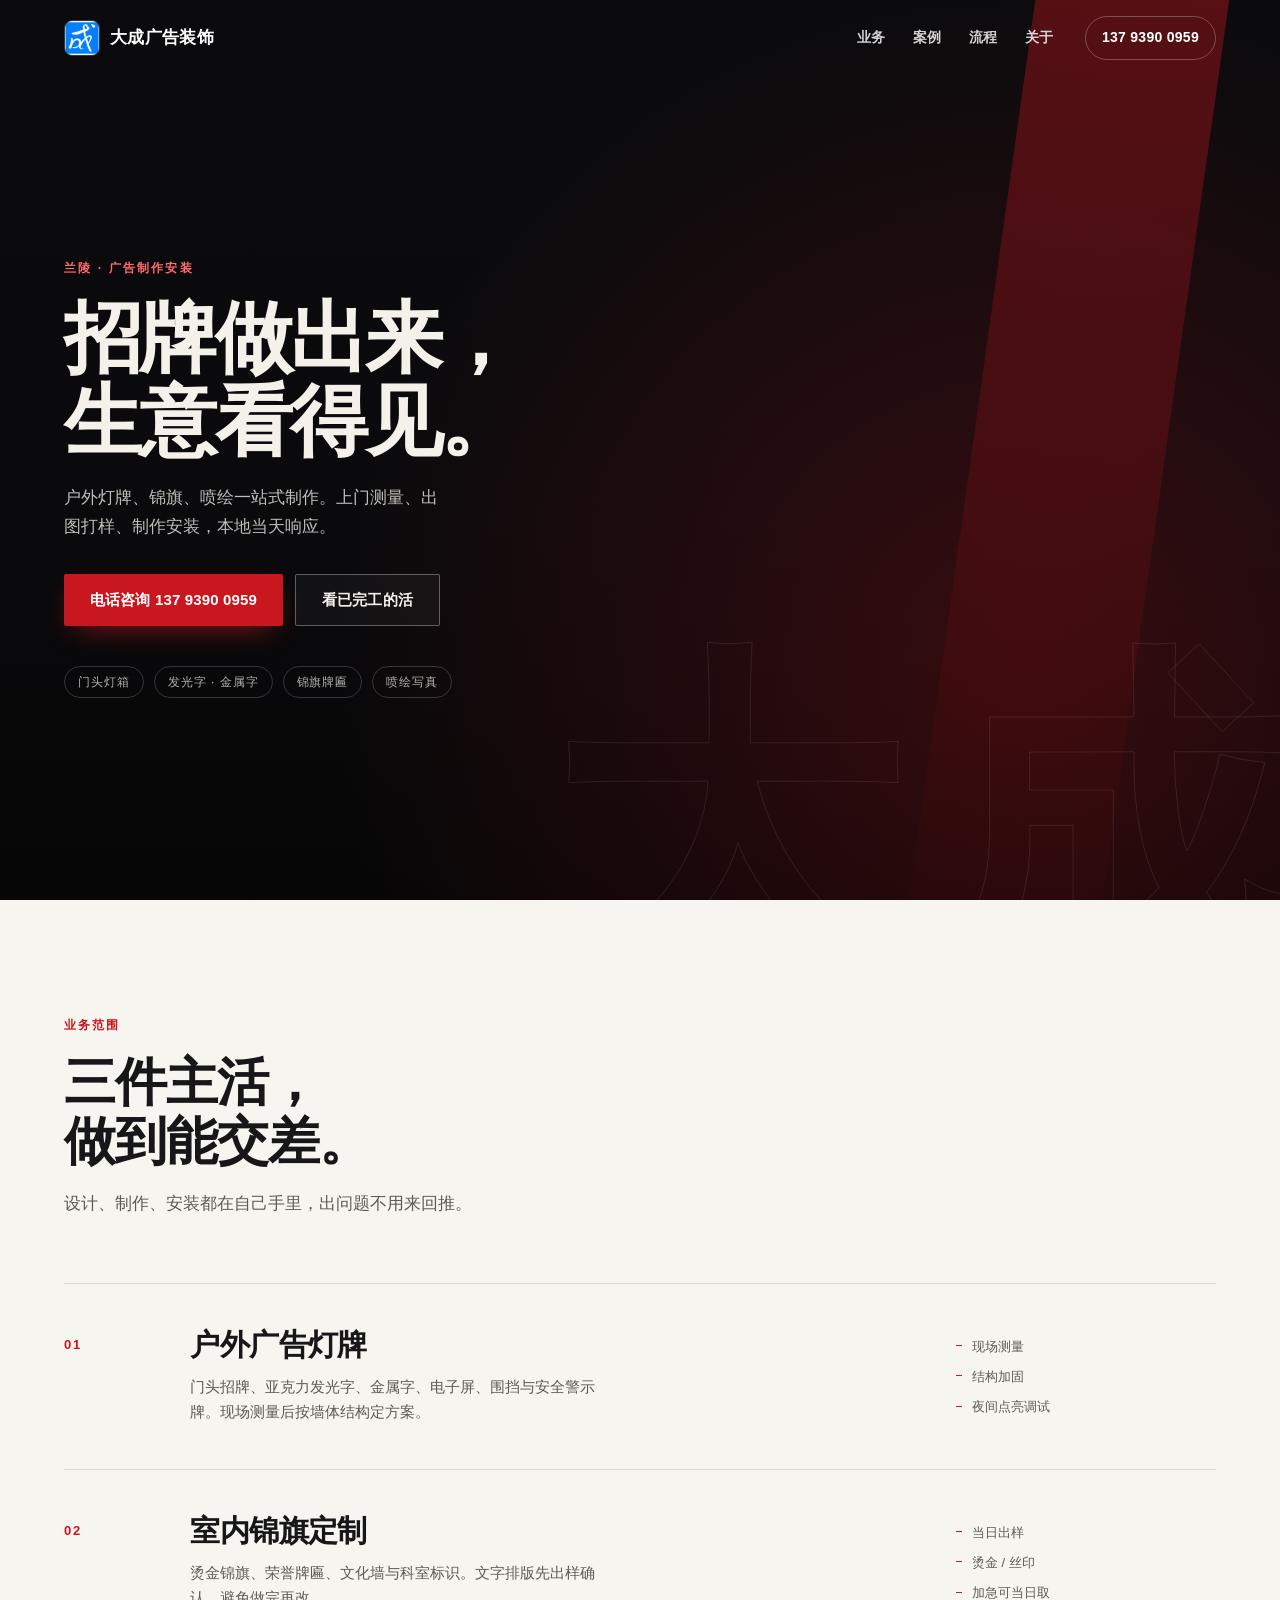
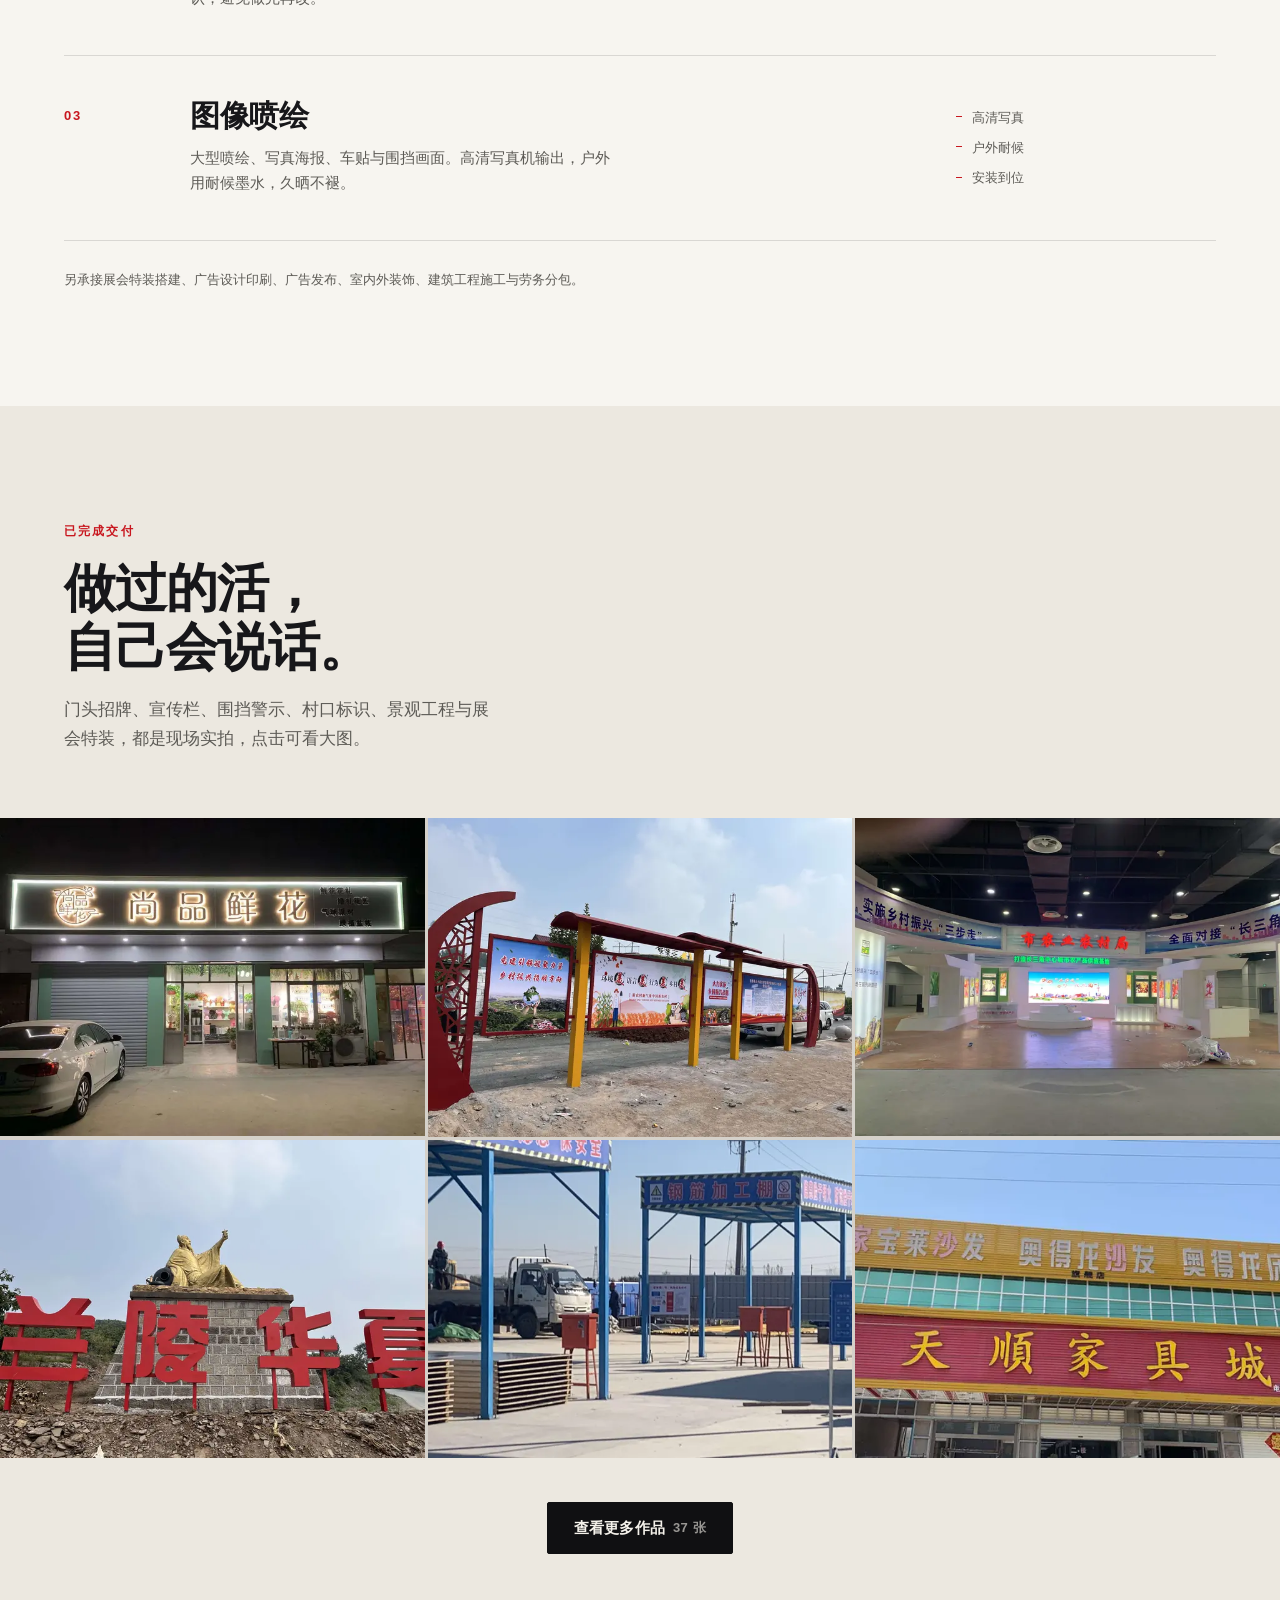
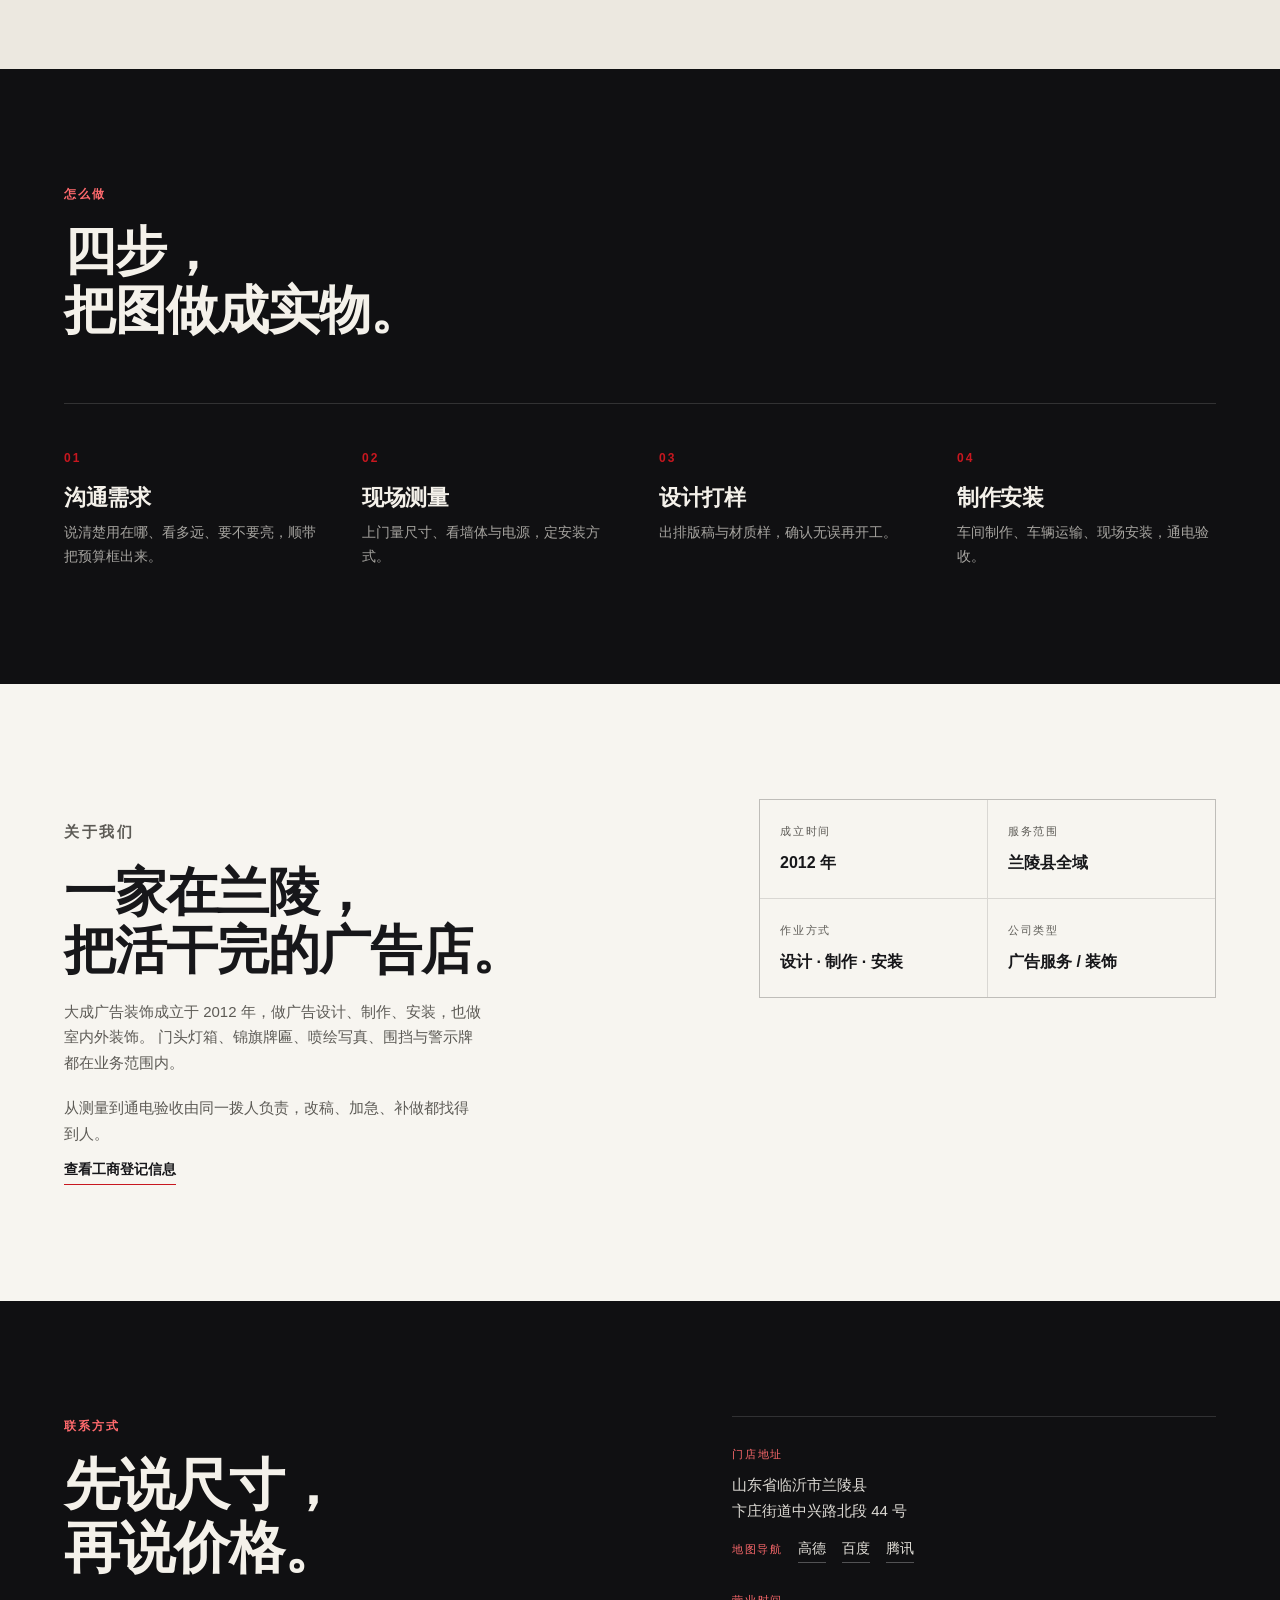
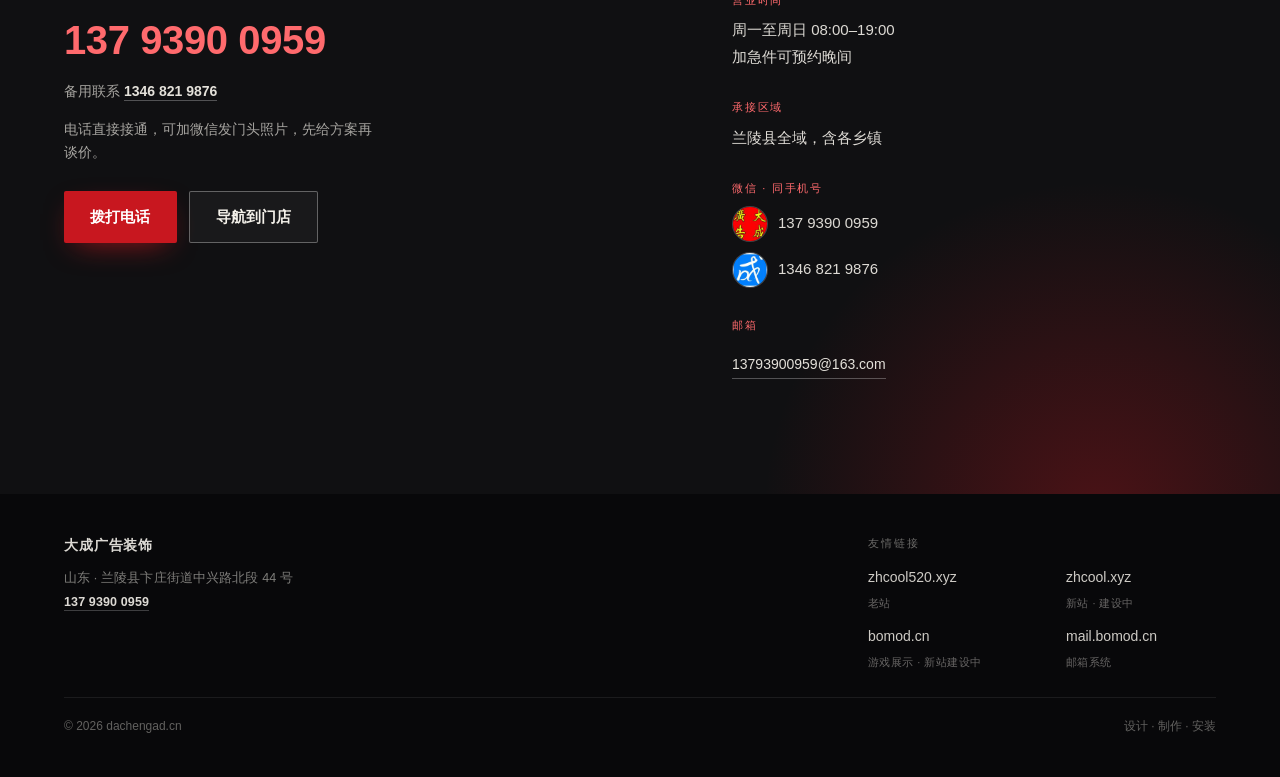
<file: index.html>
﻿<!DOCTYPE html>
<html lang="zh-CN">
<head>
<meta charset="UTF-8" />
<meta name="viewport" content="width=device-width, initial-scale=1.0" />

<title>大成广告装饰 · 户外灯牌 / 锦旗定制 / 图像喷绘｜兰陵县</title>
<meta name="description" content="大成广告装饰，兰陵本地广告制作安装商：户外广告灯牌、门头招牌、室内锦旗定制、图像喷绘、围挡与警示牌。设计、制作、安装一体，电话 137 9390 0959。" />
<meta name="keywords" content="兰陵广告公司,兰陵灯箱制作,门头招牌,锦旗定制,图像喷绘,喷绘写真,围挡广告,大成广告" />
<meta name="author" content="大成广告装饰" />
<meta name="theme-color" content="#0e0e10" />
<link rel="canonical" href="https://dachengad.cn/" />

<meta property="og:type" content="website" />
<meta property="og:site_name" content="大成广告装饰" />
<meta property="og:locale" content="zh_CN" />
<meta property="og:title" content="大成广告装饰 · 户外灯牌 / 锦旗定制 / 图像喷绘" />
<meta property="og:description" content="本地广告制作安装：门头灯箱、锦旗、喷绘。设计、制作、安装一体，兰陵县当天响应。" />
<meta property="og:url" content="https://dachengad.cn/" />
<meta property="og:image" content="https://dachengad.cn/assets/img/brand/og-cover.jpg" />
<meta name="twitter:card" content="summary_large_image" />

<link rel="icon" href="favicon.ico" sizes="48x48" />
<link rel="icon" type="image/png" href="assets/img/brand/icon-192.png" sizes="192x192" />
<link rel="apple-touch-icon" href="assets/img/brand/apple-touch-icon.png" />
<link rel="manifest" href="site.webmanifest" />
<link rel="preload" as="image" href="assets/img/brand/wechat-main.jpg" fetchpriority="high" />
<link rel="preload" as="image" href="assets/img/brand/wechat-second.jpg" fetchpriority="high" />
<link rel="stylesheet" href="assets/css/styles.css?v=20261115d" />

<script type="application/ld+json">
{
  "@context": "https://schema.org",
  "@type": "LocalBusiness",
  "name": "大成广告装饰",
  "alternateName": "大成广告",
  "url": "https://dachengad.cn/",
  "logo": "https://dachengad.cn/assets/img/brand/logo.png",
  "image": "https://dachengad.cn/assets/img/brand/og-cover.jpg",
  "telephone": "+86-137-9390-0959",
  "email": "13793900959@163.com",
  "contactPoint": [
    {
      "@type": "ContactPoint",
      "telephone": "+86-137-9390-0959",
      "contactType": "customer service",
      "areaServed": "CN",
      "availableLanguage": "zh-CN"
    },
    {
      "@type": "ContactPoint",
      "telephone": "+86-134-6821-9876",
      "contactType": "sales",
      "areaServed": "CN",
      "availableLanguage": "zh-CN"
    }
  ],
  "hasMap": "https://uri.amap.com/search?keyword=兰陵县大成广告公司&city=兰陵县&src=dachengad.cn&coordinate=gaode",
  "foundingDate": "2012-02-27",
  "priceRange": "¥¥",
  "description": "兰陵县本地广告制作安装商，承接户外广告灯牌、门头招牌、锦旗定制、图像喷绘、围挡与安全警示牌，提供设计、制作、安装一体化服务。",
  "address": {
    "@type": "PostalAddress",
    "streetAddress": "卞庄街道中兴路北段44号",
    "addressLocality": "兰陵县",
    "addressRegion": "山东省临沂市",
    "addressCountry": "CN"
  },
  "areaServed": [
    { "@type": "City", "name": "兰陵县" }
  ],
  "makesOffer": [
    { "@type": "Offer", "itemOffered": { "@type": "Service", "name": "户外广告灯牌与门头招牌制作" } },
    { "@type": "Offer", "itemOffered": { "@type": "Service", "name": "室内锦旗定制" } },
    { "@type": "Offer", "itemOffered": { "@type": "Service", "name": "图像喷绘与写真输出" } },
    { "@type": "Offer", "itemOffered": { "@type": "Service", "name": "展会特装与展位搭建" } }
  ]
}
</script>
</head>

<body>
<a class="skip" href="#main">跳到主要内容</a>

<header class="head" id="head">
  <div class="head__in">
    <a class="brand" href="#top" aria-label="大成广告装饰 首页">
      <img class="brand__avatar" src="assets/img/brand/wechat-second.jpg" width="36" height="36"
        alt="大成广告装饰标识" />
      <span class="brand__name">大成广告装饰</span>
    </a>
    <nav class="nav" aria-label="主导航">
      <a href="#services">业务</a>
      <a href="#cases">案例</a>
      <a href="#process">流程</a>
      <a href="#studio">关于</a>
    </nav>
    <a class="head__call" href="tel:13793900959">
      <span>137 9390 0959</span>
    </a>
    <button class="head__menu" type="button" id="menuBtn" aria-expanded="false" aria-controls="mnav" aria-label="打开导航">
      <span></span>
      <span></span>
    </button>
  </div>
</header>

<nav class="mnav" id="mnav" hidden aria-label="移动端导航">
  <ul class="mnav__list">
    <li><a href="#services"><span>01</span>业务范围</a></li>
    <li><a href="#cases"><span>02</span>已完成案例</a></li>
    <li><a href="#process"><span>03</span>制作流程</a></li>
    <li><a href="#studio"><span>04</span>关于我们</a></li>
    <li><a href="#contact"><span>05</span>联系方式</a></li>
  </ul>
  <div class="mnav__foot">
    <a class="mnav__call" href="tel:13793900959">137 9390 0959</a>
    <p>兰陵县卞庄街道中兴路北段 44 号</p>
  </div>
</nav>

<main id="main">

  <!-- 首屏 -->
  <section class="hero" id="top">
    <div class="hero__bg" aria-hidden="true">
      <span class="hero__band"></span>
      <span class="hero__stamp">大成</span>
    </div>

    <div class="hero__body">
      <p class="eyebrow eyebrow--light" data-reveal>兰陵 · 广告制作安装</p>
      <h1 class="hero__title" data-reveal>
        招牌做出来，<br />生意看得见。
      </h1>
      <p class="hero__lede" data-reveal>
        户外灯牌、锦旗、喷绘一站式制作。上门测量、出图打样、制作安装，本地当天响应。
      </p>
      <div class="hero__actions" data-reveal>
        <a class="btn btn--accent" href="tel:13793900959">
          电话咨询 137 9390 0959
        </a>
        <a class="btn btn--ghost" href="#cases">看已完工的活</a>
      </div>
      <ul class="hero__tags" data-reveal>
        <li>门头灯箱</li>
        <li>发光字 · 金属字</li>
        <li>锦旗牌匾</li>
        <li>喷绘写真</li>
      </ul>
    </div>
  </section>

  <!-- 业务 -->
  <section class="section services" id="services">
    <div class="wrap">
      <header class="section__head" data-reveal>
        <p class="eyebrow">业务范围</p>
        <h2 class="section__title">三件主活，<br />做到能交差。</h2>
        <p class="section__lede">
          设计、制作、安装都在自己手里，出问题不用来回推。
        </p>
      </header>

      <ol class="svc">
        <li class="svc__item" data-reveal>
          <p class="svc__no">01</p>
          <div class="svc__main">
            <h3>户外广告灯牌</h3>
            <p>门头招牌、亚克力发光字、金属字、电子屏、围挡与安全警示牌。现场测量后按墙体结构定方案。</p>
          </div>
          <ul class="svc__meta">
            <li>现场测量</li>
            <li>结构加固</li>
            <li>夜间点亮调试</li>
          </ul>
        </li>

        <li class="svc__item" data-reveal>
          <p class="svc__no">02</p>
          <div class="svc__main">
            <h3>室内锦旗定制</h3>
            <p>烫金锦旗、荣誉牌匾、文化墙与科室标识。文字排版先出样确认，避免做完再改。</p>
          </div>
          <ul class="svc__meta">
            <li>当日出样</li>
            <li>烫金 / 丝印</li>
            <li>加急可当日取</li>
          </ul>
        </li>

        <li class="svc__item" data-reveal>
          <p class="svc__no">03</p>
          <div class="svc__main">
            <h3>图像喷绘</h3>
            <p>大型喷绘、写真海报、车贴与围挡画面。高清写真机输出，户外用耐候墨水，久晒不褪。</p>
          </div>
          <ul class="svc__meta">
            <li>高清写真</li>
            <li>户外耐候</li>
            <li>安装到位</li>
          </ul>
        </li>
      </ol>

      <p class="svc__note" data-reveal>
        另承接展会特装搭建、广告设计印刷、广告发布、室内外装饰、建筑工程施工与劳务分包。
      </p>
    </div>
  </section>

  <!-- 案例 -->
  <section class="section work" id="cases">
    <div class="wrap">
      <header class="section__head" data-reveal>
        <p class="eyebrow">已完成交付</p>
        <h2 class="section__title">做过的活，<br />自己会说话。</h2>
        <p class="section__lede">门头招牌、宣传栏、围挡警示、村口标识、景观工程与展会特装，都是现场实拍，点击可看大图。</p>
      </header>
    </div>

    <div class="grid" data-reveal>
      <figure class="tile" data-lightbox data-full="assets/img/work/shop/shop-shangpin/full">
        <picture>
          <source type="image/webp" srcset="assets/img/work/shop/shop-shangpin/thumb.webp" />
          <img src="assets/img/work/shop/shop-shangpin/thumb.jpg" width="680" height="510" loading="lazy" decoding="async"
            alt="尚品鲜花门店夜间门头灯箱，白色发光字配灯带边框" />
        </picture>
        <figcaption><span>门头灯箱</span>尚品鲜花 · 鲜花门店</figcaption>
      </figure>

      <figure class="tile" data-lightbox data-full="assets/img/work/board/board-red-party/full">
        <picture>
          <source type="image/webp" srcset="assets/img/work/board/board-red-party/thumb.webp" />
          <img src="assets/img/work/board/board-red-party/thumb.jpg" width="680" height="510" loading="lazy" decoding="async"
            alt="党群服务中心前红色宣传栏，党建主题画面" />
        </picture>
        <figcaption><span>宣传栏</span>党群文化长廊 · 成组安装</figcaption>
      </figure>

      <figure class="tile" data-lightbox data-full="assets/img/work/expo/expo-agri/full">
        <picture>
          <source type="image/webp" srcset="assets/img/work/expo/expo-agri/thumb.webp" />
          <img src="assets/img/work/expo/expo-agri/thumb.jpg" width="680" height="510" loading="lazy" decoding="async"
            alt="市农业农村局展会特装展台，环形门头与 LED 屏" />
        </picture>
        <figcaption><span>展会特装</span>市农业农村局 · 展台</figcaption>
      </figure>

      <figure class="tile" data-lightbox data-full="assets/img/work/identity/id-lanling-huaxia/full">
        <picture>
          <source type="image/webp" srcset="assets/img/work/identity/id-lanling-huaxia/thumb.webp" />
          <img src="assets/img/work/identity/id-lanling-huaxia/thumb.jpg" width="680" height="510" loading="lazy" decoding="async"
            alt="兰陵华夏大型红色立体字，钢结构骨架配雕塑" />
        </picture>
        <figcaption><span>立体字</span>兰陵华夏 · 大型标识</figcaption>
      </figure>

      <figure class="tile" data-lightbox data-full="assets/img/work/site/site-passage/full">
        <picture>
          <source type="image/webp" srcset="assets/img/work/site/site-passage/thumb.webp" />
          <img src="assets/img/work/site/site-passage/thumb.jpg" width="680" height="510" loading="lazy" decoding="async"
            alt="工地安全通道与加工棚，蓝色钢架配红色标语" />
        </picture>
        <figcaption><span>围挡警示</span>安全通道 · 加工棚</figcaption>
      </figure>

      <figure class="tile" data-lightbox data-full="assets/img/work/shop/shop-tianshun/full">
        <picture>
          <source type="image/webp" srcset="assets/img/work/shop/shop-tianshun/thumb.webp" />
          <img src="assets/img/work/shop/shop-tianshun/thumb.jpg" width="680" height="382" loading="lazy" decoding="async"
            alt="天顺家具城大型门头招牌，黄色铝塑板底板配红色大字" />
        </picture>
        <figcaption><span>大型门头</span>天顺家具城 · 招牌</figcaption>
      </figure>
    </div>

    <div class="wrap work__more">
      <a class="btn btn--ink" href="works.html">查看更多作品<span>37 张</span></a>
    </div>
  </section>

  <!-- 流程 -->
  <section class="section process" id="process">
    <div class="wrap">
      <header class="section__head section__head--light" data-reveal>
        <p class="eyebrow eyebrow--light">怎么做</p>
        <h2 class="section__title">四步，<br />把图做成实物。</h2>
      </header>

      <ol class="steps">
        <li data-reveal>
          <span>01</span>
          <h3>沟通需求</h3>
          <p>说清楚用在哪、看多远、要不要亮，顺带把预算框出来。</p>
        </li>
        <li data-reveal>
          <span>02</span>
          <h3>现场测量</h3>
          <p>上门量尺寸、看墙体与电源，定安装方式。</p>
        </li>
        <li data-reveal>
          <span>03</span>
          <h3>设计打样</h3>
          <p>出排版稿与材质样，确认无误再开工。</p>
        </li>
        <li data-reveal>
          <span>04</span>
          <h3>制作安装</h3>
          <p>车间制作、车辆运输、现场安装，通电验收。</p>
        </li>
      </ol>
    </div>
  </section>

  <!-- 关于 -->
  <section class="section studio" id="studio">
    <div class="wrap studio__in">
      <div class="studio__text" data-reveal>
        <p class="eyebrow">关于我们</p>
        <h2 class="section__title">一家在兰陵，<br />把活干完的广告店。</h2>
        <p>
          大成广告装饰成立于 2012 年，做广告设计、制作、安装，也做室内外装饰。
          门头灯箱、锦旗牌匾、喷绘写真、围挡与警示牌都在业务范围内。
        </p>
        <p>
          从测量到通电验收由同一拨人负责，改稿、加急、补做都找得到人。
        </p>
        <a class="link" href="https://www.tianyancha.com/company/3453072289" target="_blank" rel="noopener">
          查看工商登记信息
        </a>
      </div>

      <dl class="facts" data-reveal>
        <div>
          <dt>成立时间</dt>
          <dd>2012 年</dd>
        </div>
        <div>
          <dt>服务范围</dt>
          <dd>兰陵县全域</dd>
        </div>
        <div>
          <dt>作业方式</dt>
          <dd>设计 · 制作 · 安装</dd>
        </div>
        <div>
          <dt>公司类型</dt>
          <dd>广告服务 / 装饰</dd>
        </div>
      </dl>
    </div>
  </section>

  <!-- 联系 -->
  <section class="contact" id="contact">
    <div class="wrap contact__in">
      <div data-reveal>
        <p class="eyebrow eyebrow--light">联系方式</p>
        <h2 class="contact__title">先说尺寸，<br />再说价格。</h2>
        <a class="contact__tel" href="tel:13793900959">137 9390 0959</a>
        <p class="contact__alt">
          备用联系 <a href="tel:13468219876">1346 821 9876</a>
        </p>
        <p class="contact__note">电话直接接通，可加微信发门头照片，先给方案再谈价。</p>
        <div class="contact__cta">
          <a class="btn btn--accent" href="tel:13793900959">拨打电话</a>
          <a class="btn btn--ghost" data-nav="兰陵县大成广告公司"
            href="https://uri.amap.com/search?keyword=兰陵县大成广告公司&city=兰陵县&src=dachengad.cn&coordinate=gaode&callnative=1"
            target="_blank" rel="noopener">导航到门店</a>
        </div>
      </div>

      <dl class="contact__info" data-reveal>
        <div>
          <dt>门店地址</dt>
          <dd>
            山东省临沂市兰陵县<br />卞庄街道中兴路北段 44 号
          </dd>
          <dd class="maps">
            <span>地图导航</span>
            <a href="https://uri.amap.com/search?keyword=兰陵县大成广告公司&city=兰陵县&src=dachengad.cn&coordinate=gaode&callnative=1"
              target="_blank" rel="noopener">高德</a>
            <a href="https://api.map.baidu.com/place/search?query=兰陵县大成广告公司&region=兰陵县&output=html&src=dachengad.cn"
              target="_blank" rel="noopener">百度</a>
            <a href="https://apis.map.qq.com/uri/v1/search?keyword=兰陵县大成广告公司&region=兰陵&referer=dachengad.cn"
              target="_blank" rel="noopener">腾讯</a>
          </dd>
        </div>
        <div>
          <dt>营业时间</dt>
          <dd>周一至周日 08:00–19:00<br />加急件可预约晚间</dd>
        </div>
        <div>
          <dt>承接区域</dt>
          <dd>兰陵县全域，含各乡镇</dd>
        </div>
        <div>
          <dt>微信 · 同手机号</dt>
          <dd>
            <ul class="wx">
              <li>
                <img src="assets/img/brand/wechat-main.jpg" width="96" height="96" loading="eager"
                  fetchpriority="high" decoding="async" alt="大成广告红色微信头像" />
                <span>137 9390 0959</span>
              </li>
              <li>
                <img src="assets/img/brand/wechat-second.jpg" width="96" height="96" loading="eager"
                  fetchpriority="high" decoding="async" alt="蓝色微信头像，第二联系人" />
                <span>1346 821 9876</span>
              </li>
            </ul>
          </dd>
        </div>
        <div>
          <dt>邮箱</dt>
          <dd><a class="contact__link" href="mailto:13793900959@163.com">13793900959@163.com</a></dd>
        </div>
      </dl>
    </div>
  </section>

</main>

<footer class="foot">
  <div class="wrap">
    <div class="foot__top">
      <div class="foot__brandcol">
        <p class="foot__brand">大成广告装饰</p>
        <p class="foot__legal">山东 · 兰陵县卞庄街道中兴路北段 44 号</p>
        <p class="foot__legal">
          <a class="foot__tel" href="tel:13793900959">137 9390 0959</a>
        </p>
      </div>

      <nav class="foot__links" aria-label="友情链接">
        <p class="foot__links-title">友情链接</p>
        <ul>
          <li>
            <a href="https://zhcool520.xyz" target="_blank" rel="noopener"
              aria-label="zhcool520.xyz，老站">zhcool520.xyz</a>
            <span>老站</span>
          </li>
          <li>
            <a href="https://zhcool.xyz" target="_blank" rel="noopener"
              aria-label="zhcool.xyz，新站建设中">zhcool.xyz</a>
            <span>新站 · 建设中</span>
          </li>
          <li>
            <a href="https://bomod.cn" target="_blank" rel="noopener"
              aria-label="bomod.cn，游戏展示，新站建设中">bomod.cn</a>
            <span>游戏展示 · 新站建设中</span>
          </li>
          <li>
            <a href="https://mail.bomod.cn" target="_blank" rel="noopener"
              aria-label="mail.bomod.cn，邮箱系统">mail.bomod.cn</a>
            <span>邮箱系统</span>
          </li>
        </ul>
      </nav>
    </div>

    <div class="foot__bottom">
      <p>© <span id="year">2026</span> dachengad.cn</p>
      <p>设计 · 制作 · 安装</p>
    </div>
  </div>
</footer>

<a class="callbar" href="tel:13793900959">
  <span>电话咨询</span>
  <strong>137 9390 0959</strong>
</a>

<div class="lb" id="lb" hidden role="dialog" aria-modal="true" aria-label="案例大图">
  <button class="lb__close" type="button" aria-label="关闭大图">&times;</button>
  <div class="lb__inner">
    <figure class="lb__fig">
      <img class="lb__thumb" alt="" aria-hidden="true" />
      <picture>
        <source class="lb__source" type="image/webp" />
        <img class="lb__img" alt="" />
      </picture>
    </figure>
    <p class="lb__cap"></p>
  </div>
</div>

<script src="assets/js/main.js?v=20261115d" defer></script>
</body>
</html>
</file>
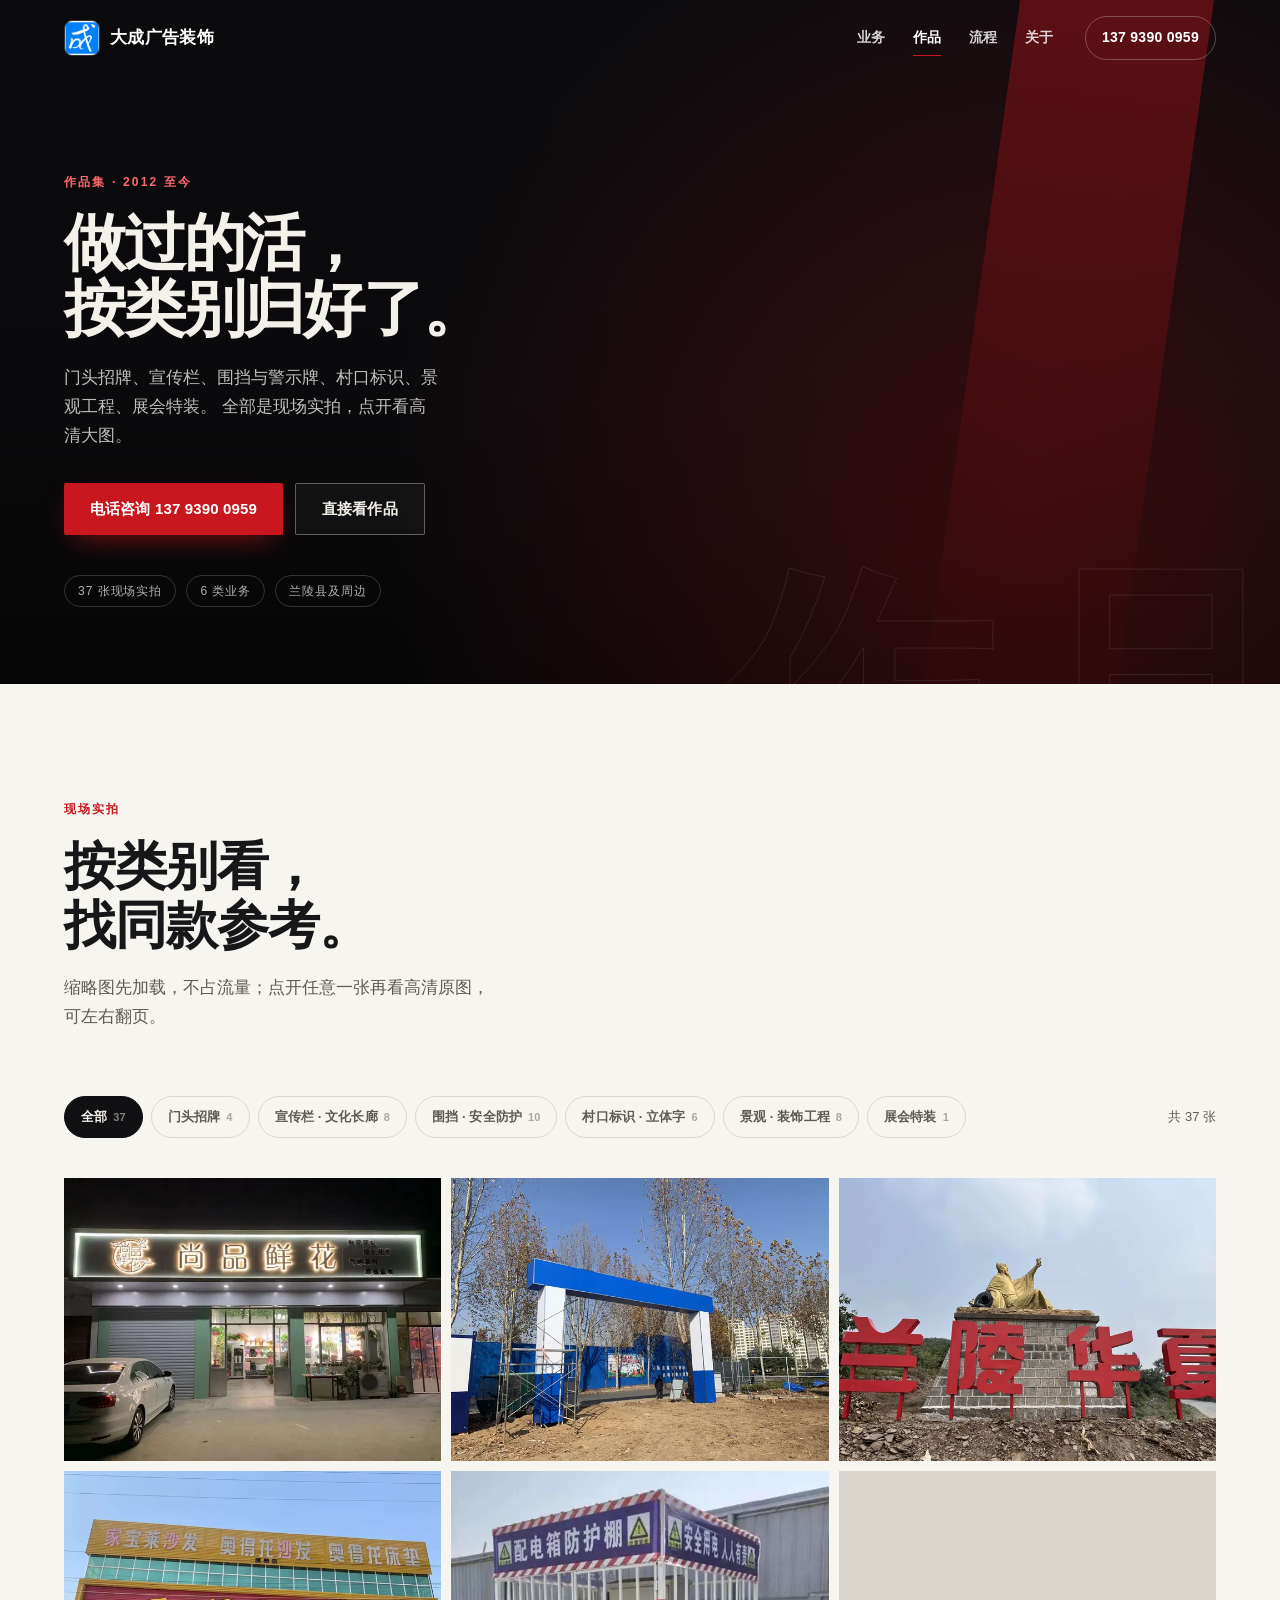
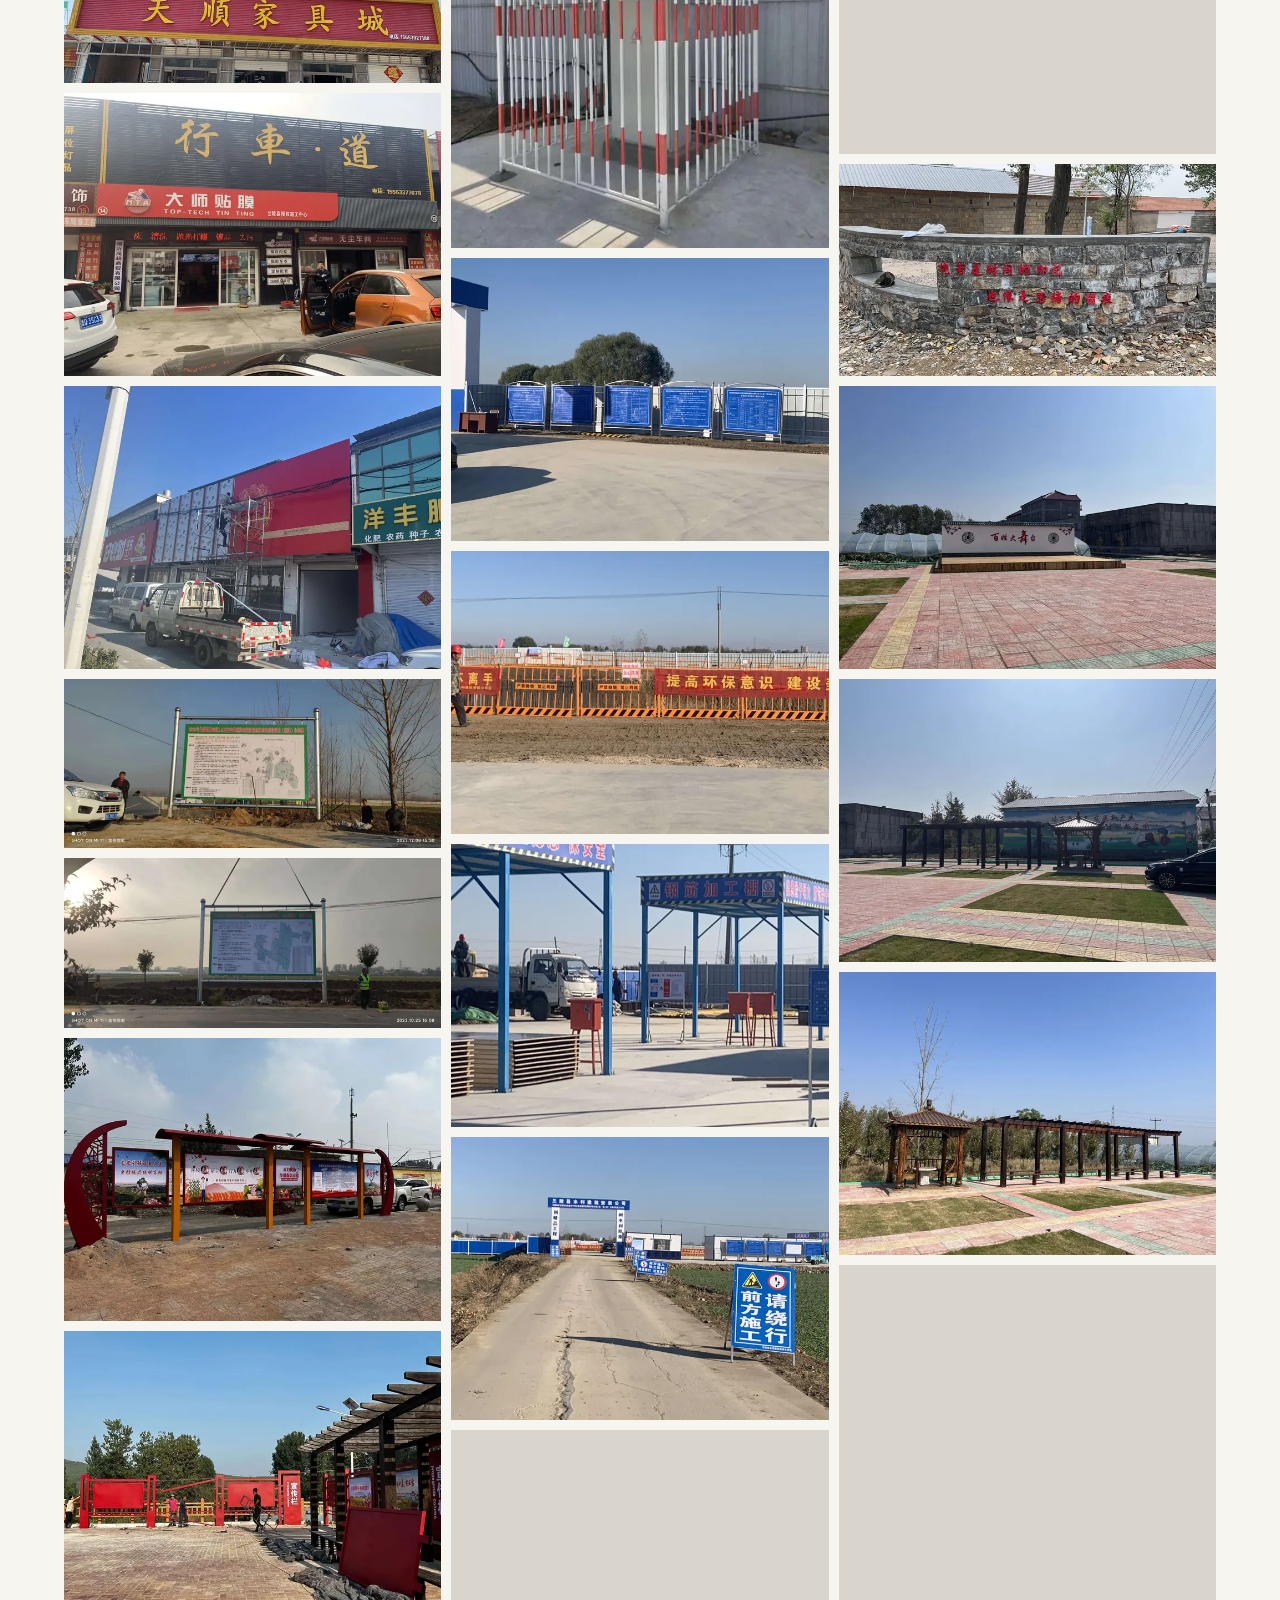
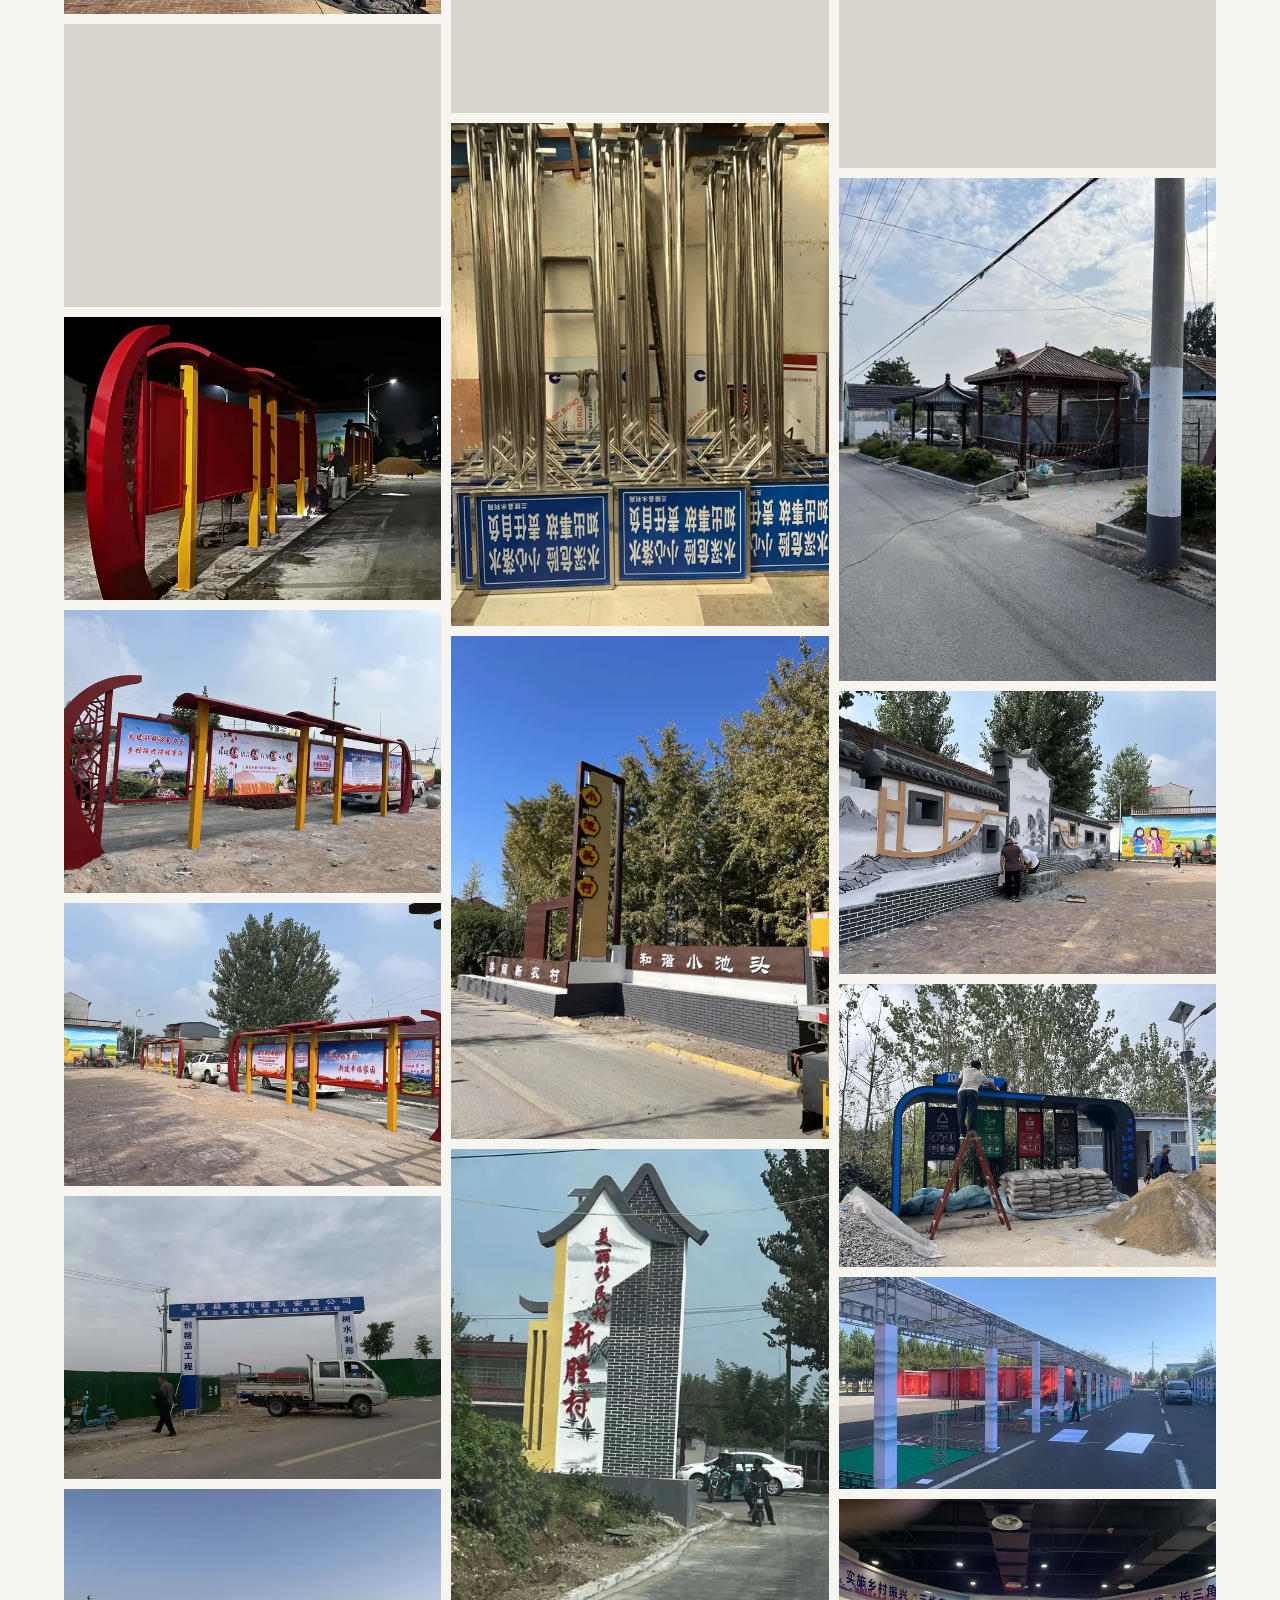
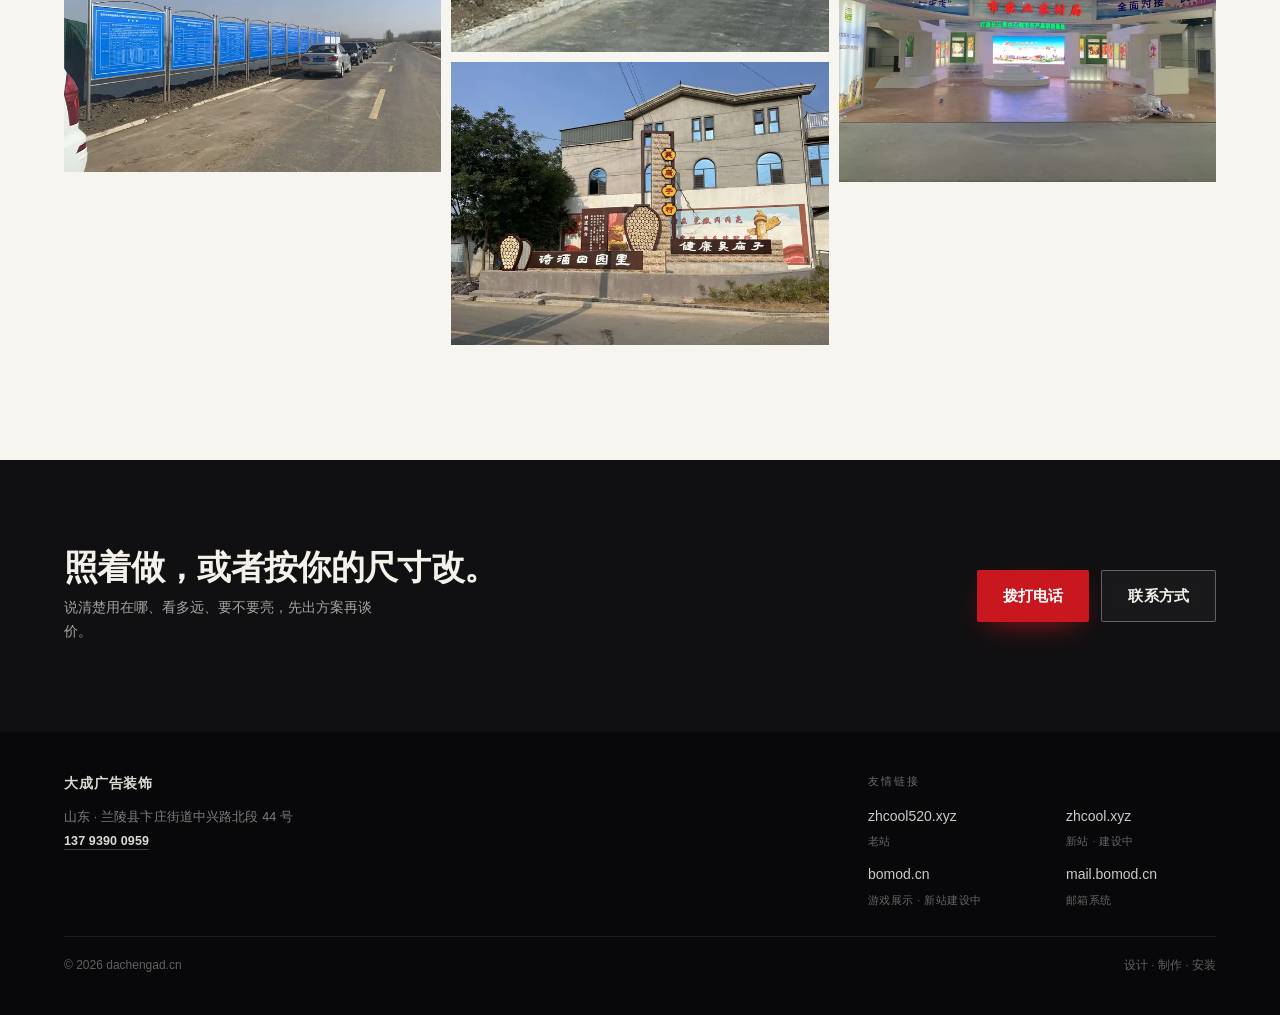
<file: works.html>
<!DOCTYPE html>
<html lang="zh-CN">
<head>
<meta charset="UTF-8" />
<meta name="viewport" content="width=device-width, initial-scale=1.0" />

<title>作品集 · 门头招牌 / 宣传栏 / 围挡警示 / 村口标识 / 展会特装｜大成广告装饰</title>
<meta name="description" content="大成广告装饰作品集：门头招牌与灯箱、红色宣传栏与文化长廊、工地围挡与安全警示牌、村口标识与立体字、景观装饰工程、展会特装，全部现场实拍，点击看高清大图。" />
<meta name="keywords" content="兰陵广告作品,门头招牌案例,宣传栏制作,围挡警示牌,村口标识,立体字,展会特装,大成广告" />
<meta name="author" content="大成广告装饰" />
<meta name="theme-color" content="#0e0e10" />
<link rel="canonical" href="https://dachengad.cn/works.html" />

<meta property="og:type" content="website" />
<meta property="og:site_name" content="大成广告装饰" />
<meta property="og:locale" content="zh_CN" />
<meta property="og:title" content="作品集 · 大成广告装饰" />
<meta property="og:description" content="门头招牌、宣传栏、围挡警示、村口标识、景观工程、展会特装，现场实拍作品集。" />
<meta property="og:url" content="https://dachengad.cn/works.html" />
<meta property="og:image" content="https://dachengad.cn/assets/img/brand/og-cover.jpg" />
<meta name="twitter:card" content="summary_large_image" />

<link rel="icon" href="favicon.ico" sizes="48x48" />
<link rel="icon" type="image/png" href="assets/img/brand/icon-192.png" sizes="192x192" />
<link rel="apple-touch-icon" href="assets/img/brand/apple-touch-icon.png" />
<link rel="manifest" href="site.webmanifest" />
<link rel="stylesheet" href="assets/css/styles.css?v=20261115d" />
</head>

<body>
<a class="skip" href="#main">跳到主要内容</a>

<header class="head" id="head">
  <div class="head__in">
    <a class="brand" href="index.html#top" aria-label="大成广告装饰 首页">
      <img class="brand__avatar" src="assets/img/brand/wechat-second.jpg" width="36" height="36"
        alt="大成广告装饰标识" />
      <span class="brand__name">大成广告装饰</span>
    </a>
    <nav class="nav" aria-label="主导航">
      <a href="index.html#services">业务</a>
      <a href="works.html" class="is-active" aria-current="page">作品</a>
      <a href="index.html#process">流程</a>
      <a href="index.html#studio">关于</a>
    </nav>
    <a class="head__call" href="tel:13793900959">
      <span>137 9390 0959</span>
    </a>
    <button class="head__menu" type="button" id="menuBtn" aria-expanded="false" aria-controls="mnav" aria-label="打开导航">
      <span></span>
      <span></span>
    </button>
  </div>
</header>

<nav class="mnav" id="mnav" hidden aria-label="移动端导航">
  <ul class="mnav__list">
    <li><a href="index.html#services"><span>01</span>业务范围</a></li>
    <li><a href="works.html"><span>02</span>作品集</a></li>
    <li><a href="index.html#process"><span>03</span>制作流程</a></li>
    <li><a href="index.html#studio"><span>04</span>关于我们</a></li>
    <li><a href="index.html#contact"><span>05</span>联系方式</a></li>
  </ul>
  <div class="mnav__foot">
    <a class="mnav__call" href="tel:13793900959">137 9390 0959</a>
    <p>兰陵县卞庄街道中兴路北段 44 号</p>
  </div>
</nav>

<main id="main">

  <section class="hero hero--page" id="top">
    <div class="hero__bg" aria-hidden="true">
      <span class="hero__band"></span>
      <span class="hero__stamp">作品</span>
    </div>

    <div class="hero__body">
      <p class="eyebrow eyebrow--light" data-reveal>作品集 · 2012 至今</p>
      <h1 class="hero__title" data-reveal>
        做过的活，<br />按类别归好了。
      </h1>
      <p class="hero__lede" data-reveal>
        门头招牌、宣传栏、围挡与警示牌、村口标识、景观工程、展会特装。
        全部是现场实拍，点开看高清大图。
      </p>
      <div class="hero__actions" data-reveal>
        <a class="btn btn--accent" href="tel:13793900959">
          电话咨询 137 9390 0959
        </a>
        <a class="btn btn--ghost" href="#gallery">直接看作品</a>
      </div>
      <ul class="hero__tags" data-reveal>
        <li>37 张现场实拍</li>
        <li>6 类业务</li>
        <li>兰陵县及周边</li>
      </ul>
    </div>
  </section>

  <section class="section" id="gallery">
    <div class="wrap">
      <header class="section__head" data-reveal>
        <p class="eyebrow">现场实拍</p>
        <h2 class="section__title">按类别看，<br />找同款参考。</h2>
        <p class="section__lede">
          缩略图先加载，不占流量；点开任意一张再看高清原图，可左右翻页。
        </p>
      </header>

      <div class="works-bar" data-reveal>
        <div class="chips" id="filters" role="group" aria-label="按类别筛选">
        <button class="chip is-on" type="button" data-cat="all" aria-pressed="true">全部<span>37</span></button>
        <button class="chip" type="button" data-cat="shop" aria-pressed="false">门头招牌<span>4</span></button>
        <button class="chip" type="button" data-cat="board" aria-pressed="false">宣传栏 · 文化长廊<span>8</span></button>
        <button class="chip" type="button" data-cat="site" aria-pressed="false">围挡 · 安全防护<span>10</span></button>
        <button class="chip" type="button" data-cat="identity" aria-pressed="false">村口标识 · 立体字<span>6</span></button>
        <button class="chip" type="button" data-cat="landscape" aria-pressed="false">景观 · 装饰工程<span>8</span></button>
        <button class="chip" type="button" data-cat="expo" aria-pressed="false">展会特装<span>1</span></button>
        </div>
        <p class="works-count" id="shotsCount">共 37 张</p>
      </div>

      <div class="shots">

      <figure class="shot" data-cat="shop" data-lightbox
        data-full="assets/img/work/shop/shop-shangpin/full">
        <picture>
          <source type="image/webp" srcset="assets/img/work/shop/shop-shangpin/thumb.webp" />
          <img src="assets/img/work/shop/shop-shangpin/thumb.jpg" width="680" height="510"
            loading="lazy" decoding="async" alt="尚品鲜花门店夜间门头灯箱，白色发光字配灯带边框" />
        </picture>
        <figcaption><span>门头招牌</span>尚品鲜花 · 发光灯箱门头</figcaption>
      </figure>
      <figure class="shot" data-cat="shop" data-lightbox
        data-full="assets/img/work/shop/shop-tianshun/full">
        <picture>
          <source type="image/webp" srcset="assets/img/work/shop/shop-tianshun/thumb.webp" />
          <img src="assets/img/work/shop/shop-tianshun/thumb.jpg" width="680" height="382"
            loading="lazy" decoding="async" alt="天顺家具城大型门头招牌，黄色铝塑板底板配红色大字" />
        </picture>
        <figcaption><span>门头招牌</span>天顺家具城 · 大型门头招牌</figcaption>
      </figure>
      <figure class="shot" data-cat="shop" data-lightbox
        data-full="assets/img/work/shop/shop-xingchedao/full">
        <picture>
          <source type="image/webp" srcset="assets/img/work/shop/shop-xingchedao/thumb.webp" />
          <img src="assets/img/work/shop/shop-xingchedao/thumb.jpg" width="680" height="510"
            loading="lazy" decoding="async" alt="行车·道汽车服务门店门头，红色招牌配贴膜灯箱" />
        </picture>
        <figcaption><span>门头招牌</span>行车·道 · 门头与灯箱</figcaption>
      </figure>
      <figure class="shot" data-cat="shop" data-lightbox
        data-full="assets/img/work/shop/shop-yangfeng/full">
        <picture>
          <source type="image/webp" srcset="assets/img/work/shop/shop-yangfeng/thumb.webp" />
          <img src="assets/img/work/shop/shop-yangfeng/thumb.jpg" width="680" height="510"
            loading="lazy" decoding="async" alt="洋丰肥料门店门头制作，红色招牌与白色饰面施工中" />
        </picture>
        <figcaption><span>门头招牌</span>洋丰肥料 · 门头制作</figcaption>
      </figure>
      <figure class="shot" data-cat="board" data-lightbox
        data-full="assets/img/work/board/board-country-pano/full">
        <picture>
          <source type="image/webp" srcset="assets/img/work/board/board-country-pano/thumb.webp" />
          <img src="assets/img/work/board/board-country-pano/thumb.jpg" width="680" height="306"
            loading="lazy" decoding="async" alt="乡村主干道旁大型双面宣传栏，镀锌管框架与喷绘画面" />
        </picture>
        <figcaption><span>宣传栏 · 文化长廊</span>乡村主干道 · 大型宣传栏</figcaption>
      </figure>
      <figure class="shot" data-cat="board" data-lightbox
        data-full="assets/img/work/board/board-country/full">
        <picture>
          <source type="image/webp" srcset="assets/img/work/board/board-country/thumb.webp" />
          <img src="assets/img/work/board/board-country/thumb.jpg" width="680" height="306"
            loading="lazy" decoding="async" alt="大型宣传栏画面安装完成，银色框架立于田间路边" />
        </picture>
        <figcaption><span>宣传栏 · 文化长廊</span>大型宣传栏 · 画面安装</figcaption>
      </figure>
      <figure class="shot" data-cat="board" data-lightbox
        data-full="assets/img/work/board/board-red-row/full">
        <picture>
          <source type="image/webp" srcset="assets/img/work/board/board-red-row/thumb.webp" />
          <img src="assets/img/work/board/board-red-row/thumb.jpg" width="680" height="510"
            loading="lazy" decoding="async" alt="红色弧形造型宣传栏成组安装，黄色立柱与党建画面" />
        </picture>
        <figcaption><span>宣传栏 · 文化长廊</span>红色宣传栏 · 成组安装</figcaption>
      </figure>
      <figure class="shot" data-cat="board" data-lightbox
        data-full="assets/img/work/board/board-red-corridor/full">
        <picture>
          <source type="image/webp" srcset="assets/img/work/board/board-red-corridor/thumb.webp" />
          <img src="assets/img/work/board/board-red-corridor/thumb.jpg" width="680" height="510"
            loading="lazy" decoding="async" alt="红色文化长廊宣传栏，连续顶棚与成排展板" />
        </picture>
        <figcaption><span>宣传栏 · 文化长廊</span>红色文化长廊</figcaption>
      </figure>
      <figure class="shot" data-cat="board" data-lightbox
        data-full="assets/img/work/board/board-red-crane/full">
        <picture>
          <source type="image/webp" srcset="assets/img/work/board/board-red-crane/thumb.webp" />
          <img src="assets/img/work/board/board-red-crane/thumb.jpg" width="680" height="510"
            loading="lazy" decoding="async" alt="吊车配合安装红色宣传栏，现场吊装就位" />
        </picture>
        <figcaption><span>宣传栏 · 文化长廊</span>宣传栏 · 吊装就位</figcaption>
      </figure>
      <figure class="shot" data-cat="board" data-lightbox
        data-full="assets/img/work/board/board-red-detail/full">
        <picture>
          <source type="image/webp" srcset="assets/img/work/board/board-red-detail/thumb.webp" />
          <img src="assets/img/work/board/board-red-detail/thumb.jpg" width="680" height="510"
            loading="lazy" decoding="async" alt="红色宣传栏弧形造型近景，镂空花纹与黄色立柱" />
        </picture>
        <figcaption><span>宣传栏 · 文化长廊</span>宣传栏 · 造型细节</figcaption>
      </figure>
      <figure class="shot" data-cat="board" data-lightbox
        data-full="assets/img/work/board/board-red-party/full">
        <picture>
          <source type="image/webp" srcset="assets/img/work/board/board-red-party/thumb.webp" />
          <img src="assets/img/work/board/board-red-party/thumb.jpg" width="680" height="510"
            loading="lazy" decoding="async" alt="党群服务中心前红色宣传栏，党建主题画面" />
        </picture>
        <figcaption><span>宣传栏 · 文化长廊</span>党群文化宣传栏</figcaption>
      </figure>
      <figure class="shot" data-cat="board" data-lightbox
        data-full="assets/img/work/board/board-red-street/full">
        <picture>
          <source type="image/webp" srcset="assets/img/work/board/board-red-street/thumb.webp" />
          <img src="assets/img/work/board/board-red-street/thumb.jpg" width="680" height="510"
            loading="lazy" decoding="async" alt="村内街道旁红色宣传栏，成排展板沿路布置" />
        </picture>
        <figcaption><span>宣传栏 · 文化长廊</span>红色宣传栏 · 街景</figcaption>
      </figure>
      <figure class="shot" data-cat="site" data-lightbox
        data-full="assets/img/work/site/site-gate-water/full">
        <picture>
          <source type="image/webp" srcset="assets/img/work/site/site-gate-water/thumb.webp" />
          <img src="assets/img/work/site/site-gate-water/thumb.jpg" width="680" height="510"
            loading="lazy" decoding="async" alt="水利建筑安装公司工地大门，蓝色门头与围挡" />
        </picture>
        <figcaption><span>围挡 · 安全防护</span>工地大门 · 水利工程</figcaption>
      </figure>
      <figure class="shot" data-cat="site" data-lightbox
        data-full="assets/img/work/site/site-blue-row/full">
        <picture>
          <source type="image/webp" srcset="assets/img/work/site/site-blue-row/thumb.webp" />
          <img src="assets/img/work/site/site-blue-row/thumb.jpg" width="680" height="510"
            loading="lazy" decoding="async" alt="道路旁蓝色围挡与成排安全宣传板" />
        </picture>
        <figcaption><span>围挡 · 安全防护</span>蓝色围挡 · 成排宣传板</figcaption>
      </figure>
      <figure class="shot" data-cat="site" data-lightbox
        data-full="assets/img/work/site/site-gate-blue/full">
        <picture>
          <source type="image/webp" srcset="assets/img/work/site/site-gate-blue/thumb.webp" />
          <img src="assets/img/work/site/site-gate-blue/thumb.jpg" width="680" height="510"
            loading="lazy" decoding="async" alt="工地蓝色门楼式大门，立柱与横梁整体制作" />
        </picture>
        <figcaption><span>围挡 · 安全防护</span>工地大门 · 门楼</figcaption>
      </figure>
      <figure class="shot" data-cat="site" data-lightbox
        data-full="assets/img/work/site/site-protect-box/full">
        <picture>
          <source type="image/webp" srcset="assets/img/work/site/site-protect-box/thumb.webp" />
          <img src="assets/img/work/site/site-protect-box/thumb.jpg" width="680" height="680"
            loading="lazy" decoding="async" alt="配电箱防护棚，白蓝相间框架与警示标识" />
        </picture>
        <figcaption><span>围挡 · 安全防护</span>配电箱防护棚</figcaption>
      </figure>
      <figure class="shot" data-cat="site" data-lightbox
        data-full="assets/img/work/site/site-blue-boards/full">
        <picture>
          <source type="image/webp" srcset="assets/img/work/site/site-blue-boards/thumb.webp" />
          <img src="assets/img/work/site/site-blue-boards/thumb.jpg" width="680" height="510"
            loading="lazy" decoding="async" alt="工地围挡前成排蓝色宣传板，横杆固定" />
        </picture>
        <figcaption><span>围挡 · 安全防护</span>围挡宣传板 · 成排安装</figcaption>
      </figure>
      <figure class="shot" data-cat="site" data-lightbox
        data-full="assets/img/work/site/site-warning/full">
        <picture>
          <source type="image/webp" srcset="assets/img/work/site/site-warning/thumb.webp" />
          <img src="assets/img/work/site/site-warning/thumb.jpg" width="680" height="510"
            loading="lazy" decoding="async" alt="施工围挡与黄色安全警示牌，喷绘标语整齐排列" />
        </picture>
        <figcaption><span>围挡 · 安全防护</span>围挡 · 安全警示</figcaption>
      </figure>
      <figure class="shot" data-cat="site" data-lightbox
        data-full="assets/img/work/site/site-passage/full">
        <picture>
          <source type="image/webp" srcset="assets/img/work/site/site-passage/thumb.webp" />
          <img src="assets/img/work/site/site-passage/thumb.jpg" width="680" height="510"
            loading="lazy" decoding="async" alt="工地安全通道与加工棚，蓝色钢架配红色标语" />
        </picture>
        <figcaption><span>围挡 · 安全防护</span>安全通道 · 加工棚</figcaption>
      </figure>
      <figure class="shot" data-cat="site" data-lightbox
        data-full="assets/img/work/site/site-gate-sign/full">
        <picture>
          <source type="image/webp" srcset="assets/img/work/site/site-gate-sign/thumb.webp" />
          <img src="assets/img/work/site/site-gate-sign/thumb.jpg" width="680" height="510"
            loading="lazy" decoding="async" alt="工地大门与禁止通行警示牌，蓝色门楼" />
        </picture>
        <figcaption><span>围挡 · 安全防护</span>工地大门 · 警示牌</figcaption>
      </figure>
      <figure class="shot" data-cat="site" data-lightbox
        data-full="assets/img/work/site/site-blue-fence/full">
        <picture>
          <source type="image/webp" srcset="assets/img/work/site/site-blue-fence/thumb.webp" />
          <img src="assets/img/work/site/site-blue-fence/thumb.jpg" width="680" height="510"
            loading="lazy" decoding="async" alt="成排蓝色装配式围挡，沿地块边界连续布置" />
        </picture>
        <figcaption><span>围挡 · 安全防护</span>蓝色围挡 · 长距离围挡</figcaption>
      </figure>
      <figure class="shot" data-cat="site" data-lightbox
        data-full="assets/img/work/site/site-signs/full">
        <picture>
          <source type="image/webp" srcset="assets/img/work/site/site-signs/thumb.webp" />
          <img src="assets/img/work/site/site-signs/thumb.jpg" width="510" height="680"
            loading="lazy" decoding="async" alt="不锈钢框安全警示牌，蓝底白字成排摆放" />
        </picture>
        <figcaption><span>围挡 · 安全防护</span>安全警示牌</figcaption>
      </figure>
      <figure class="shot" data-cat="identity" data-lightbox
        data-full="assets/img/work/identity/id-xiaochitou/full">
        <picture>
          <source type="image/webp" srcset="assets/img/work/identity/id-xiaochitou/thumb.webp" />
          <img src="assets/img/work/identity/id-xiaochitou/thumb.jpg" width="510" height="680"
            loading="lazy" decoding="async" alt="小池头村村口标识，棕色钢结构立柱与村名立体字" />
        </picture>
        <figcaption><span>村口标识 · 立体字</span>小池头村 · 村口标识</figcaption>
      </figure>
      <figure class="shot" data-cat="identity" data-lightbox
        data-full="assets/img/work/identity/id-xinsheng/full">
        <picture>
          <source type="image/webp" srcset="assets/img/work/identity/id-xinsheng/thumb.webp" />
          <img src="assets/img/work/identity/id-xinsheng/thumb.jpg" width="510" height="680"
            loading="lazy" decoding="async" alt="新胜村徽派风格村碑，仿古瓦檐与红色立体字" />
        </picture>
        <figcaption><span>村口标识 · 立体字</span>新胜村 · 村碑标识</figcaption>
      </figure>
      <figure class="shot" data-cat="identity" data-lightbox
        data-full="assets/img/work/identity/id-wumiaozi/full">
        <picture>
          <source type="image/webp" srcset="assets/img/work/identity/id-wumiaozi/thumb.webp" />
          <img src="assets/img/work/identity/id-wumiaozi/thumb.jpg" width="680" height="510"
            loading="lazy" decoding="async" alt="吴庙子村村口标识，石材基座配立体字与墙绘" />
        </picture>
        <figcaption><span>村口标识 · 立体字</span>吴庙子村 · 村口标识</figcaption>
      </figure>
      <figure class="shot" data-cat="identity" data-lightbox
        data-full="assets/img/work/identity/id-lanling-huaxia/full">
        <picture>
          <source type="image/webp" srcset="assets/img/work/identity/id-lanling-huaxia/thumb.webp" />
          <img src="assets/img/work/identity/id-lanling-huaxia/thumb.jpg" width="680" height="510"
            loading="lazy" decoding="async" alt="兰陵华夏大型红色立体字，钢结构骨架配雕塑" />
        </picture>
        <figcaption><span>村口标识 · 立体字</span>兰陵华夏 · 红色立体字</figcaption>
      </figure>
      <figure class="shot" data-cat="identity" data-lightbox
        data-full="assets/img/work/identity/id-lanling-huaxia-far/full">
        <picture>
          <source type="image/webp" srcset="assets/img/work/identity/id-lanling-huaxia-far/thumb.webp" />
          <img src="assets/img/work/identity/id-lanling-huaxia-far/thumb.jpg" width="680" height="510"
            loading="lazy" decoding="async" alt="兰陵华夏红色立体字与雕塑全景" />
        </picture>
        <figcaption><span>村口标识 · 立体字</span>兰陵华夏 · 全景</figcaption>
      </figure>
      <figure class="shot" data-cat="identity" data-lightbox
        data-full="assets/img/work/identity/id-stone-wall/full">
        <picture>
          <source type="image/webp" srcset="assets/img/work/identity/id-stone-wall/thumb.webp" />
          <img src="assets/img/work/identity/id-stone-wall/thumb.jpg" width="680" height="382"
            loading="lazy" decoding="async" alt="毛石墙面上红色立体景观字" />
        </picture>
        <figcaption><span>村口标识 · 立体字</span>石墙景观字</figcaption>
      </figure>
      <figure class="shot" data-cat="landscape" data-lightbox
        data-full="assets/img/work/landscape/land-stage/full">
        <picture>
          <source type="image/webp" srcset="assets/img/work/landscape/land-stage/thumb.webp" />
          <img src="assets/img/work/landscape/land-stage/thumb.jpg" width="680" height="510"
            loading="lazy" decoding="async" alt="百姓大舞台文化墙与木质舞台，广场铺装" />
        </picture>
        <figcaption><span>景观 · 装饰工程</span>百姓大舞台</figcaption>
      </figure>
      <figure class="shot" data-cat="landscape" data-lightbox
        data-full="assets/img/work/landscape/land-square/full">
        <picture>
          <source type="image/webp" srcset="assets/img/work/landscape/land-square/thumb.webp" />
          <img src="assets/img/work/landscape/land-square/thumb.jpg" width="680" height="510"
            loading="lazy" decoding="async" alt="村文化广场廊架、凉亭与彩绘墙" />
        </picture>
        <figcaption><span>景观 · 装饰工程</span>广场廊架与凉亭</figcaption>
      </figure>
      <figure class="shot" data-cat="landscape" data-lightbox
        data-full="assets/img/work/landscape/land-pergola/full">
        <picture>
          <source type="image/webp" srcset="assets/img/work/landscape/land-pergola/thumb.webp" />
          <img src="assets/img/work/landscape/land-pergola/thumb.jpg" width="680" height="510"
            loading="lazy" decoding="async" alt="公园木质廊架，成排立柱与格栅顶棚" />
        </picture>
        <figcaption><span>景观 · 装饰工程</span>公园廊架</figcaption>
      </figure>
      <figure class="shot" data-cat="landscape" data-lightbox
        data-full="assets/img/work/landscape/land-pavilion/full">
        <picture>
          <source type="image/webp" srcset="assets/img/work/landscape/land-pavilion/thumb.webp" />
          <img src="assets/img/work/landscape/land-pavilion/thumb.jpg" width="510" height="680"
            loading="lazy" decoding="async" alt="木质凉亭近景，仿古瓦顶与美人靠" />
        </picture>
        <figcaption><span>景观 · 装饰工程</span>木质凉亭</figcaption>
      </figure>
      <figure class="shot" data-cat="landscape" data-lightbox
        data-full="assets/img/work/landscape/land-street/full">
        <picture>
          <source type="image/webp" srcset="assets/img/work/landscape/land-street/thumb.webp" />
          <img src="assets/img/work/landscape/land-street/thumb.jpg" width="510" height="680"
            loading="lazy" decoding="async" alt="村内亭廊组合与街道景观" />
        </picture>
        <figcaption><span>景观 · 装饰工程</span>亭廊 · 街景</figcaption>
      </figure>
      <figure class="shot" data-cat="landscape" data-lightbox
        data-full="assets/img/work/landscape/land-culture-wall/full">
        <picture>
          <source type="image/webp" srcset="assets/img/work/landscape/land-culture-wall/thumb.webp" />
          <img src="assets/img/work/landscape/land-culture-wall/thumb.jpg" width="680" height="510"
            loading="lazy" decoding="async" alt="徽派风格文化墙，水墨彩绘与木质造型" />
        </picture>
        <figcaption><span>景观 · 装饰工程</span>徽派文化墙</figcaption>
      </figure>
      <figure class="shot" data-cat="landscape" data-lightbox
        data-full="assets/img/work/landscape/land-sorting/full">
        <picture>
          <source type="image/webp" srcset="assets/img/work/landscape/land-sorting/thumb.webp" />
          <img src="assets/img/work/landscape/land-sorting/thumb.jpg" width="680" height="510"
            loading="lazy" decoding="async" alt="村口垃圾分类亭安装，蓝色弧形顶棚与分类标识" />
        </picture>
        <figcaption><span>景观 · 装饰工程</span>垃圾分类亭</figcaption>
      </figure>
      <figure class="shot" data-cat="landscape" data-lightbox
        data-full="assets/img/work/landscape/land-carport/full">
        <picture>
          <source type="image/webp" srcset="assets/img/work/landscape/land-carport/thumb.webp" />
          <img src="assets/img/work/landscape/land-carport/thumb.jpg" width="680" height="383"
            loading="lazy" decoding="async" alt="钢结构车棚，成排立柱与白色膜结构顶棚" />
        </picture>
        <figcaption><span>景观 · 装饰工程</span>钢结构车棚</figcaption>
      </figure>
      <figure class="shot" data-cat="expo" data-lightbox
        data-full="assets/img/work/expo/expo-agri/full">
        <picture>
          <source type="image/webp" srcset="assets/img/work/expo/expo-agri/thumb.webp" />
          <img src="assets/img/work/expo/expo-agri/thumb.jpg" width="680" height="510"
            loading="lazy" decoding="async" alt="市农业农村局展会特装展台，环形门头与 LED 屏" />
        </picture>
        <figcaption><span>展会特装</span>市农业农村局 · 展会特装</figcaption>
      </figure>
      </div>
    </div>
  </section>

  <section class="works-more">
    <div class="wrap works-more__in">
      <div>
        <h2>照着做，或者按你的尺寸改。</h2>
        <p>说清楚用在哪、看多远、要不要亮，先出方案再谈价。</p>
      </div>
      <div class="contact__cta">
        <a class="btn btn--accent" href="tel:13793900959">拨打电话</a>
        <a class="btn btn--ghost" href="index.html#contact">联系方式</a>
      </div>
    </div>
  </section>

</main>

<footer class="foot">
  <div class="wrap">
    <div class="foot__top">
      <div class="foot__brandcol">
        <p class="foot__brand">大成广告装饰</p>
        <p class="foot__legal">山东 · 兰陵县卞庄街道中兴路北段 44 号</p>
        <p class="foot__legal">
          <a class="foot__tel" href="tel:13793900959">137 9390 0959</a>
        </p>
      </div>

      <nav class="foot__links" aria-label="友情链接">
        <p class="foot__links-title">友情链接</p>
        <ul>
          <li>
            <a href="https://zhcool520.xyz" target="_blank" rel="noopener"
              aria-label="zhcool520.xyz，老站">zhcool520.xyz</a>
            <span>老站</span>
          </li>
          <li>
            <a href="https://zhcool.xyz" target="_blank" rel="noopener"
              aria-label="zhcool.xyz，新站建设中">zhcool.xyz</a>
            <span>新站 · 建设中</span>
          </li>
          <li>
            <a href="https://bomod.cn" target="_blank" rel="noopener"
              aria-label="bomod.cn，游戏展示，新站建设中">bomod.cn</a>
            <span>游戏展示 · 新站建设中</span>
          </li>
          <li>
            <a href="https://mail.bomod.cn" target="_blank" rel="noopener"
              aria-label="mail.bomod.cn，邮箱系统">mail.bomod.cn</a>
            <span>邮箱系统</span>
          </li>
        </ul>
      </nav>
    </div>

    <div class="foot__bottom">
      <p>© <span id="year">2026</span> dachengad.cn</p>
      <p>设计 · 制作 · 安装</p>
    </div>
  </div>
</footer>

<a class="callbar" href="tel:13793900959">
  <span>电话咨询</span>
  <strong>137 9390 0959</strong>
</a>

<div class="lb" id="lb" hidden role="dialog" aria-modal="true" aria-label="作品大图">
  <button class="lb__close" type="button" aria-label="关闭大图">&times;</button>
  <button class="lb__nav lb__nav--prev" type="button" aria-label="上一张">&#8249;</button>
  <button class="lb__nav lb__nav--next" type="button" aria-label="下一张">&#8250;</button>
  <div class="lb__inner">
    <figure class="lb__fig">
      <img class="lb__thumb" alt="" aria-hidden="true" />
      <picture>
        <source class="lb__source" type="image/webp" />
        <img class="lb__img" alt="" />
      </picture>
    </figure>
    <p class="lb__cap"></p>
  </div>
</div>

<script src="assets/js/main.js?v=20261115d" defer></script>
</body>
</html>
</file>
<file: assets/css/styles.css>
/* =========================================================
   大成广告装饰 · dachengad.cn
   ========================================================= */

:root {
  --ink: #101012;
  --paper: #f7f5f0;
  --paper-2: #ece8e0;
  --text: #17171a;
  --text-soft: #5d5b56;
  --text-invert: #f4f1ea;
  --text-invert-soft: rgba(244, 241, 234, 0.66);
  --line: rgba(16, 16, 18, 0.13);
  --line-invert: rgba(255, 255, 255, 0.14);
  --accent: #c8171f;
  --accent-strong: #a31118;
  --accent-soft: #ff6a6d;

  --pad: clamp(20px, 5vw, 64px);
  --max: 1280px;
  --head-h: 76px;
  --radius: 2px;

  --ease: cubic-bezier(0.22, 0.61, 0.36, 1);
}

*,
*::before,
*::after { box-sizing: border-box; }

html {
  scroll-behavior: smooth;
  -webkit-text-size-adjust: 100%;
}

body {
  margin: 0;
  background: var(--paper);
  color: var(--text);
  font-family: -apple-system, BlinkMacSystemFont, "Segoe UI", "PingFang SC",
    "Hiragino Sans GB", "Microsoft YaHei", "Source Han Sans SC", sans-serif;
  font-size: 16px;
  line-height: 1.7;
  -webkit-font-smoothing: antialiased;
  overflow-x: hidden;
}

img { max-width: 100%; height: auto; display: block; }

h1, h2, h3 { margin: 0; font-weight: 800; letter-spacing: -0.02em; line-height: 1.12; }
p { margin: 0; }
ul, ol, dl, dd { margin: 0; padding: 0; }
li { list-style: none; }
a { color: inherit; text-decoration: none; }

.wrap {
  width: 100%;
  max-width: var(--max);
  margin-inline: auto;
  padding-inline: var(--pad);
}

.skip {
  position: absolute;
  left: -999px;
  top: 0;
  z-index: 200;
  padding: 10px 16px;
  background: var(--accent);
  color: #fff;
  font-weight: 700;
}
.skip:focus { left: 12px; top: 12px; }

:focus-visible {
  outline: 2px solid var(--accent);
  outline-offset: 3px;
}

/* ---------- 通用文字 ---------- */

.eyebrow {
  font-size: 12px;
  font-weight: 700;
  letter-spacing: 0.18em;
  color: var(--accent);
  text-transform: uppercase;
  margin-bottom: 18px;
}
.eyebrow--light { color: var(--accent-soft); }

.section {
  padding-block: clamp(72px, 9vw, 128px);
}

.section__head {
  max-width: 620px;
  margin-bottom: clamp(40px, 5vw, 64px);
}

.section__title {
  font-size: clamp(28px, 4.4vw, 52px);
}

.section__lede {
  margin-top: 20px;
  color: var(--text-soft);
  font-size: clamp(15px, 1.4vw, 17px);
  max-width: 46ch;
}

.section__head--light .section__title { color: var(--text-invert); }

/* ---------- 按钮 ---------- */

.btn {
  display: inline-flex;
  align-items: center;
  justify-content: center;
  gap: 8px;
  min-height: 52px;
  padding: 0 26px;
  font-size: 15px;
  font-weight: 700;
  letter-spacing: 0.01em;
  border-radius: var(--radius);
  transition: transform 0.25s var(--ease), background-color 0.25s var(--ease),
    border-color 0.25s var(--ease), color 0.25s var(--ease);
}

.btn--accent {
  background: var(--accent);
  color: #fff;
  box-shadow: 0 10px 30px -12px rgba(200, 23, 31, 0.85);
}
.btn--accent:hover { background: var(--accent-strong); transform: translateY(-2px); }

.btn--ghost {
  border: 1px solid rgba(255, 255, 255, 0.32);
  color: var(--text-invert);
  background: rgba(255, 255, 255, 0.04);
  backdrop-filter: blur(6px);
}
.btn--ghost:hover { border-color: #fff; background: rgba(255, 255, 255, 0.1); transform: translateY(-2px); }

.btn--ink {
  background: var(--ink);
  color: var(--text-invert);
  border: 1px solid var(--ink);
}
.btn--ink:hover { background: var(--accent); border-color: var(--accent); transform: translateY(-2px); }
.btn--ink span { font-size: 13px; font-weight: 700; opacity: 0.6; letter-spacing: 0.04em; }

.link {
  display: inline-block;
  margin-top: 12px;
  font-weight: 700;
  font-size: 14px;
  color: var(--text);
  border-bottom: 1px solid var(--accent);
  padding-bottom: 2px;
  transition: color 0.2s var(--ease);
}
.link:hover { color: var(--accent); }

/* ---------- 顶部导航 ---------- */

.head {
  position: fixed;
  inset: 0 0 auto;
  z-index: 100;
  transition: background-color 0.35s var(--ease), border-color 0.35s var(--ease),
    backdrop-filter 0.35s var(--ease);
  border-bottom: 1px solid transparent;
}

.head__in {
  height: var(--head-h);
  max-width: var(--max);
  margin-inline: auto;
  padding-inline: var(--pad);
  display: flex;
  align-items: center;
  gap: 32px;
}

.head.is-stuck {
  background: rgba(14, 14, 16, 0.86);
  backdrop-filter: blur(14px) saturate(120%);
  border-bottom-color: var(--line-invert);
}

.brand {
  display: flex;
  align-items: center;
  gap: 10px;
  margin-right: auto;
  color: #fff;
}
.brand__avatar {
  display: block;
  flex: 0 0 auto;
  width: 36px;
  height: 36px;
  border-radius: 8px;
  object-fit: cover;
  border: 1px solid rgba(255, 255, 255, 0.18);
}
.brand__name {
  font-size: 17px;
  font-weight: 800;
  letter-spacing: 0.02em;
  line-height: 1.2;
}

.nav {
  display: flex;
  gap: 28px;
}
.nav a {
  position: relative;
  font-size: 14px;
  font-weight: 600;
  color: rgba(255, 255, 255, 0.82);
  padding-block: 6px;
  transition: color 0.2s var(--ease);
}
.nav a::after {
  content: "";
  position: absolute;
  left: 0;
  bottom: 0;
  width: 100%;
  height: 1px;
  background: var(--accent);
  transform: scaleX(0);
  transform-origin: left;
  transition: transform 0.3s var(--ease);
}
.nav a:hover { color: #fff; }
.nav a:hover::after { transform: scaleX(1); }
.nav a.is-active { color: #fff; }
.nav a.is-active::after { transform: scaleX(1); }

.head__call {
  font-size: 14px;
  font-weight: 700;
  letter-spacing: 0.02em;
  color: #fff;
  padding: 9px 16px;
  border: 1px solid rgba(255, 255, 255, 0.26);
  border-radius: 999px;
  transition: background-color 0.25s var(--ease), border-color 0.25s var(--ease);
}
.head__call:hover { background: var(--accent); border-color: var(--accent); color: #fff; }

/* 移动端菜单按钮 */
.head__menu {
  display: none;
  position: relative;
  flex: 0 0 auto;
  width: 44px;
  height: 44px;
  padding: 0;
  background: transparent;
  border: 1px solid rgba(255, 255, 255, 0.26);
  border-radius: 8px;
  cursor: pointer;
}
.head__menu span {
  position: absolute;
  left: 50%;
  width: 20px;
  height: 2px;
  background: #fff;
  border-radius: 2px;
  transition: transform 0.28s var(--ease), opacity 0.2s var(--ease);
}
.head__menu span:first-child { top: 16px; transform: translateX(-50%); }
.head__menu span:last-child { top: 25px; transform: translateX(-50%); }
.head__menu.is-open span:first-child { transform: translateX(-50%) translateY(4.5px) rotate(45deg); }
.head__menu.is-open span:last-child { transform: translateX(-50%) translateY(-4.5px) rotate(-45deg); }

/* 移动端全屏菜单 */
.mnav {
  position: fixed;
  inset: 0;
  z-index: 95;
  display: flex;
  flex-direction: column;
  padding: calc(var(--head-h) + 20px) var(--pad) 40px;
  background: rgba(9, 9, 11, 0.97);
  backdrop-filter: blur(14px);
  overflow-y: auto;
  overscroll-behavior: contain;
  -webkit-overflow-scrolling: touch;
  opacity: 0;
  transition: opacity 0.25s var(--ease);
}
.mnav[hidden] { display: none; }
.mnav.is-open { opacity: 1; }

.mnav__list {
  display: grid;
  border-top: 1px solid rgba(255, 255, 255, 0.12);
}
.mnav__list li {
  border-bottom: 1px solid rgba(255, 255, 255, 0.12);
}
.mnav__list a {
  display: flex;
  align-items: baseline;
  gap: 14px;
  padding: 20px 4px;
  font-size: 23px;
  font-weight: 800;
  letter-spacing: -0.01em;
  color: var(--text-invert);
}
.mnav__list a span {
  font-size: 11px;
  font-weight: 700;
  letter-spacing: 0.18em;
  color: var(--accent-soft);
}
.mnav__list a:active { color: var(--accent-soft); }
.mnav__list a.is-active { color: var(--accent-soft); }

.mnav__foot {
  margin-top: auto;
  padding-top: 36px;
}
.mnav__call {
  display: block;
  font-size: 26px;
  font-weight: 800;
  letter-spacing: -0.01em;
  color: var(--accent-soft);
}
.mnav__foot p {
  margin-top: 8px;
  font-size: 13px;
  color: rgba(244, 241, 234, 0.55);
}

.head.is-menu {
  background: rgba(9, 9, 11, 0.97);
  border-bottom-color: rgba(255, 255, 255, 0.12);
}

body.nav-open { overflow: hidden; }

/* ---------- 首屏 ---------- */

.hero {
  position: relative;
  min-height: 100svh;
  display: flex;
  align-items: center;
  overflow: hidden;
  background:
    radial-gradient(circle at 80% 76%, rgba(200, 23, 31, 0.24), rgba(200, 23, 31, 0) 56%),
    linear-gradient(180deg, #0b0b0d 0%, #0a0a0c 58%, #060607 100%);
  color: var(--text-invert);
}

.hero__bg {
  position: absolute;
  inset: 0;
  pointer-events: none;
  overflow: hidden;
}

/* 招牌红条：呼应门头立板 */
.hero__band {
  position: absolute;
  top: -16%;
  right: 9%;
  width: clamp(110px, 15vw, 210px);
  height: 132%;
  background: linear-gradient(180deg, rgba(200, 23, 31, 0.92), rgba(142, 10, 15, 0.22) 72%, rgba(142, 10, 15, 0));
  transform: rotate(8deg);
  opacity: 0.5;
}

/* 背景大字 */
.hero__stamp {
  position: absolute;
  right: -3%;
  bottom: -12%;
  font-size: clamp(180px, 28vw, 400px);
  font-weight: 900;
  letter-spacing: 0.08em;
  line-height: 1;
  color: transparent;
  -webkit-text-stroke: 1px rgba(255, 255, 255, 0.09);
  user-select: none;
}

.hero__body {
  position: relative;
  z-index: 1;
  width: 100%;
  max-width: var(--max);
  margin-inline: auto;
  padding: calc(var(--head-h) + 96px) var(--pad) clamp(72px, 9vw, 120px);
  color: var(--text-invert);
}

.hero__title {
  font-size: clamp(38px, 6.6vw, 78px);
  line-height: 1.06;
  letter-spacing: -0.035em;
  max-width: 14ch;
}

.hero__lede {
  margin-top: 22px;
  max-width: 40ch;
  font-size: clamp(15px, 1.5vw, 17px);
  color: rgba(244, 241, 234, 0.78);
}

.hero__actions {
  display: flex;
  flex-wrap: wrap;
  gap: 12px;
  margin-top: 32px;
}

.hero__tags {
  display: flex;
  flex-wrap: wrap;
  gap: 8px 10px;
  margin-top: 40px;
}
.hero__tags li {
  font-size: 12px;
  letter-spacing: 0.08em;
  color: rgba(244, 241, 234, 0.72);
  border: 1px solid rgba(255, 255, 255, 0.18);
  border-radius: 999px;
  padding: 5px 13px;
}

/* ---------- 业务 ---------- */

.svc {
  border-top: 1px solid var(--line);
}

.svc__item {
  display: grid;
  grid-template-columns: 88px minmax(0, 1fr) minmax(0, 260px);
  gap: clamp(16px, 3vw, 48px);
  align-items: start;
  padding-block: clamp(28px, 3.6vw, 44px);
  border-bottom: 1px solid var(--line);
  transition: background-color 0.3s var(--ease);
}
.svc__item:hover { background: rgba(200, 23, 31, 0.035); }

.svc__no {
  font-size: 13px;
  font-weight: 800;
  letter-spacing: 0.14em;
  color: var(--accent);
  padding-top: 6px;
}

.svc__main h3 {
  font-size: clamp(21px, 2.4vw, 30px);
}
.svc__main p {
  margin-top: 12px;
  color: var(--text-soft);
  font-size: 15px;
  max-width: 52ch;
}

.svc__meta {
  display: flex;
  flex-direction: column;
  gap: 8px;
  padding-top: 8px;
}
.svc__meta li {
  font-size: 13px;
  color: var(--text-soft);
  padding-left: 16px;
  position: relative;
}
.svc__meta li::before {
  content: "";
  position: absolute;
  left: 0;
  top: 0.72em;
  width: 6px;
  height: 1px;
  background: var(--accent);
}

.svc__note {
  margin-top: 28px;
  font-size: 13px;
  color: var(--text-soft);
}

/* ---------- 案例 ---------- */

.work {
  background: var(--paper-2);
  overflow: hidden;
}

.grid {
  display: grid;
  grid-template-columns: repeat(3, 1fr);
  gap: 3px;
  background: rgba(16, 16, 18, 0.1);
}

.tile {
  position: relative;
  margin: 0;
  aspect-ratio: 4 / 3;
  overflow: hidden;
  background: #d9d5cc;
}

.tile[data-full] { cursor: zoom-in; }

.tile picture {
  display: block;
  width: 100%;
  height: 100%;
}

.tile img {
  width: 100%;
  height: 100%;
  object-fit: cover;
  transition: transform 0.8s var(--ease);
}
.tile:hover img { transform: scale(1.05); }

.tile figcaption {
  position: absolute;
  inset: auto 0 0;
  padding: 44px 22px 18px;
  font-size: 14px;
  font-weight: 600;
  color: #fff;
  background: linear-gradient(0deg, rgba(8, 8, 10, 0.82), rgba(8, 8, 10, 0));
  opacity: 0;
  transform: translateY(8px);
  transition: opacity 0.35s var(--ease), transform 0.35s var(--ease);
}
.tile figcaption span {
  display: block;
  font-size: 11px;
  font-weight: 700;
  letter-spacing: 0.16em;
  color: var(--accent-soft);
  margin-bottom: 4px;
  text-transform: uppercase;
}
.tile:hover figcaption,
.tile:focus-within figcaption { opacity: 1; transform: none; }

.tile--empty {
  display: grid;
  place-content: center;
  gap: 6px;
  text-align: center;
  background: var(--paper-2);
  border: 1px dashed rgba(16, 16, 18, 0.18);
}
.tile--empty p {
  font-size: 15px;
  font-weight: 700;
  color: var(--text-soft);
}
.tile--empty span {
  font-size: 11px;
  letter-spacing: 0.16em;
  color: rgba(93, 91, 86, 0.7);
  text-transform: uppercase;
}

/* 案例区下方：查看更多 */
.work__more {
  display: flex;
  justify-content: center;
  margin-top: clamp(28px, 4vw, 44px);
}

/* ---------- 作品集页 ---------- */

.hero--page { min-height: auto; }

.hero--page .hero__body {
  padding-bottom: clamp(56px, 6vw, 80px);
}

.hero--page .hero__title {
  font-size: clamp(34px, 5.2vw, 62px);
  max-width: 18ch;
}

.hero--page .hero__stamp {
  bottom: -24%;
  font-size: clamp(140px, 22vw, 300px);
}

.works-bar {
  display: flex;
  flex-wrap: wrap;
  align-items: center;
  justify-content: space-between;
  gap: 16px 24px;
  margin-bottom: clamp(26px, 3.6vw, 40px);
}

.chips {
  display: flex;
  flex-wrap: wrap;
  gap: 8px;
}

.chip {
  appearance: none;
  font: inherit;
  font-size: 13px;
  font-weight: 600;
  letter-spacing: 0.01em;
  color: var(--text-soft);
  background: transparent;
  border: 1px solid var(--line);
  border-radius: 999px;
  padding: 9px 16px;
  cursor: pointer;
  transition: color 0.25s var(--ease), background-color 0.25s var(--ease),
    border-color 0.25s var(--ease);
}
.chip:hover { color: var(--accent); border-color: var(--accent); }
.chip.is-on {
  background: var(--ink);
  border-color: var(--ink);
  color: var(--text-invert);
}
.chip span {
  margin-left: 6px;
  font-size: 11px;
  font-weight: 700;
  opacity: 0.5;
}

.works-count {
  font-size: 13px;
  color: var(--text-soft);
}

/* 瀑布流：保持原图比例，竖图不裁切 */
.shots {
  columns: 3;
  column-gap: 10px;
}

.shot {
  position: relative;
  break-inside: avoid;
  margin: 0 0 10px;
  overflow: hidden;
  background: #d9d5cc;
  cursor: zoom-in;
}
.shot[hidden] { display: none; }

.shot picture { display: block; }

.shot img {
  width: 100%;
  height: auto;
  transition: transform 0.8s var(--ease);
}
.shot:hover img { transform: scale(1.04); }

.shot figcaption {
  position: absolute;
  inset: auto 0 0;
  padding: 46px 18px 14px;
  font-size: 13.5px;
  font-weight: 600;
  color: #fff;
  background: linear-gradient(0deg, rgba(8, 8, 10, 0.85), rgba(8, 8, 10, 0));
  opacity: 0;
  transform: translateY(8px);
  transition: opacity 0.35s var(--ease), transform 0.35s var(--ease);
}
.shot figcaption span {
  display: block;
  font-size: 11px;
  font-weight: 700;
  letter-spacing: 0.16em;
  color: var(--accent-soft);
  margin-bottom: 3px;
}
.shot:hover figcaption,
.shot:focus-within figcaption { opacity: 1; transform: none; }

.works-more {
  background: var(--ink);
  color: var(--text-invert);
  padding-block: clamp(56px, 7vw, 88px);
}
.works-more__in {
  display: flex;
  flex-wrap: wrap;
  align-items: center;
  justify-content: space-between;
  gap: 26px 48px;
}
.works-more h2 { font-size: clamp(22px, 2.8vw, 34px); }
.works-more p {
  margin-top: 10px;
  font-size: 14px;
  color: var(--text-invert-soft);
  max-width: 40ch;
}

/* ---------- 流程 ---------- */

.process {
  background: var(--ink);
  color: var(--text-invert);
}

.steps {
  display: grid;
  grid-template-columns: repeat(4, 1fr);
  gap: clamp(20px, 3vw, 40px);
  border-top: 1px solid var(--line-invert);
  padding-top: clamp(28px, 3.6vw, 44px);
}
.steps li span {
  display: block;
  font-size: 12px;
  font-weight: 800;
  letter-spacing: 0.18em;
  color: var(--accent);
  margin-bottom: 18px;
}
.steps h3 {
  font-size: clamp(18px, 1.9vw, 22px);
}
.steps p {
  margin-top: 10px;
  font-size: 14px;
  color: var(--text-invert-soft);
}

/* ---------- 关于 ---------- */

.studio__in {
  display: grid;
  grid-template-columns: minmax(0, 1.15fr) minmax(0, 0.85fr);
  gap: clamp(32px, 6vw, 96px);
}

.studio__text p {
  margin-top: 20px;
  color: var(--text-soft);
  font-size: 15px;
  max-width: 50ch;
}
.studio__text .section__title { max-width: 16ch; }

.facts {
  display: grid;
  grid-template-columns: repeat(2, 1fr);
  gap: 1px;
  background: var(--line);
  border: 1px solid var(--line);
  align-self: start;
}
.facts > div {
  background: var(--paper);
  padding: 22px 20px;
}
.facts dt {
  font-size: 11px;
  letter-spacing: 0.16em;
  color: var(--text-soft);
  text-transform: uppercase;
}
.facts dd {
  margin-top: 8px;
  font-size: 16px;
  font-weight: 700;
}

/* ---------- 联系 ---------- */

.contact {
  background: var(--ink);
  color: var(--text-invert);
  padding-block: clamp(72px, 9vw, 128px);
  position: relative;
  overflow: hidden;
}
.contact::before {
  content: "";
  position: absolute;
  width: 60vw;
  height: 60vw;
  max-width: 720px;
  max-height: 720px;
  right: -14vw;
  bottom: -30vw;
  background: radial-gradient(circle, rgba(200, 23, 31, 0.32), rgba(200, 23, 31, 0) 66%);
  pointer-events: none;
}

.contact__in {
  position: relative;
  display: grid;
  grid-template-columns: minmax(0, 1.1fr) minmax(0, 0.9fr);
  gap: clamp(40px, 6vw, 96px);
  align-items: start;
}

.contact__title {
  font-size: clamp(30px, 4.6vw, 56px);
  margin-bottom: 26px;
}

.contact__tel {
  display: inline-block;
  font-size: clamp(26px, 3.4vw, 40px);
  font-weight: 800;
  letter-spacing: -0.01em;
  color: var(--accent-soft);
  transition: color 0.2s var(--ease);
}
.contact__tel:hover { color: #fff; }

.contact__alt {
  margin-top: 6px;
  font-size: 14px;
  color: var(--text-invert-soft);
}

/* 深色区文字链接：备用电话、地图入口、邮箱 */
.contact__alt a,
.contact__link,
.maps a {
  color: rgba(244, 241, 234, 0.93);
  border-bottom: 1px solid rgba(255, 255, 255, 0.28);
  padding-bottom: 1px;
  transition: color 0.2s var(--ease), border-color 0.2s var(--ease);
}
.contact__alt a:hover,
.contact__link:hover,
.maps a:hover { color: var(--accent-soft); border-color: var(--accent-soft); }

.contact__alt a { font-weight: 700; }

.contact__info dd .contact__link {
  display: inline-block;
  margin-top: 10px;
  font-size: 14px;
}

.maps {
  display: flex;
  align-items: center;
  flex-wrap: wrap;
  gap: 6px 16px;
  margin-top: 12px;
}
.maps span {
  font-size: 11px;
  letter-spacing: 0.14em;
  color: var(--accent-soft);
}
.maps a { font-size: 14px; }

.wx {
  display: grid;
  gap: 10px;
  margin-top: 2px;
}
.wx li {
  display: flex;
  align-items: center;
  gap: 10px;
  font-size: 15px;
  color: rgba(244, 241, 234, 0.9);
}
.wx img {
  width: 36px;
  height: 36px;
  border-radius: 50%;
  object-fit: cover;
  border: 1px solid rgba(255, 255, 255, 0.18);
  background: #1a1a1d;
}

.contact__note {
  margin: 14px 0 26px;
  font-size: 14px;
  color: var(--text-invert-soft);
  max-width: 40ch;
}

.contact__cta {
  display: flex;
  flex-wrap: wrap;
  gap: 12px;
}

.contact__info {
  display: grid;
  gap: 28px;
  border-top: 1px solid var(--line-invert);
  padding-top: 28px;
}
.contact__info dt {
  font-size: 11px;
  letter-spacing: 0.16em;
  color: var(--accent-soft);
  text-transform: uppercase;
  margin-bottom: 8px;
}
.contact__info dd {
  font-size: 15px;
  line-height: 1.75;
  color: rgba(244, 241, 234, 0.9);
}

/* ---------- 页脚 ---------- */

.foot {
  background: #08080a;
  color: rgba(244, 241, 234, 0.5);
  padding-block: 40px;
  font-size: 12.5px;
}

/* 上方：左侧品牌信息，右侧友情链接 */
.foot__top {
  display: grid;
  grid-template-columns: minmax(0, 1fr) auto;
  gap: 32px 72px;
  padding-bottom: 26px;
  border-bottom: 1px solid rgba(255, 255, 255, 0.08);
}

.foot__brand {
  font-size: 14px;
  font-weight: 800;
  letter-spacing: 0.06em;
  color: rgba(244, 241, 234, 0.9);
  margin-bottom: 10px;
}
.foot__legal {
  line-height: 1.9;
  letter-spacing: 0.01em;
}
.foot__tel {
  font-weight: 700;
  color: rgba(244, 241, 234, 0.9);
  border-bottom: 1px solid rgba(255, 255, 255, 0.22);
  padding-bottom: 1px;
  transition: color 0.2s var(--ease), border-color 0.2s var(--ease);
}
.foot__tel:hover { color: var(--accent-soft); border-color: var(--accent-soft); }

.foot__links-title {
  font-size: 11px;
  letter-spacing: 0.18em;
  color: rgba(244, 241, 234, 0.42);
  margin-bottom: 14px;
}
.foot__links ul {
  display: grid;
  grid-template-columns: repeat(2, minmax(150px, 1fr));
  gap: 12px 48px;
}
.foot__links li {
  display: flex;
  flex-direction: column;
  gap: 3px;
}
.foot__links a {
  font-size: 14px;
  color: rgba(244, 241, 234, 0.84);
  border-bottom: 1px solid transparent;
  transition: color 0.2s var(--ease), border-color 0.2s var(--ease);
}
.foot__links a:hover { color: #fff; border-bottom-color: var(--accent); }
.foot__links span {
  font-size: 11px;
  letter-spacing: 0.04em;
  color: rgba(244, 241, 234, 0.4);
}

/* 下方：版权条 */
.foot__bottom {
  display: flex;
  flex-wrap: wrap;
  justify-content: space-between;
  gap: 8px 24px;
  padding-top: 18px;
  font-size: 12px;
  color: rgba(244, 241, 234, 0.38);
}

/* ---------- 移动端拨打条 ---------- */

.callbar {
  position: fixed;
  left: 12px;
  right: 12px;
  bottom: 12px;
  z-index: 90;
  display: none;
  align-items: center;
  justify-content: space-between;
  gap: 12px;
  padding: 13px 20px;
  border-radius: 999px;
  background: var(--accent);
  color: #fff;
  box-shadow: 0 14px 34px -12px rgba(0, 0, 0, 0.6);
}
.callbar span { font-size: 13px; font-weight: 700; letter-spacing: 0.04em; }
.callbar strong { font-size: 16px; font-weight: 800; letter-spacing: 0.02em; }

/* ---------- 案例大图 ---------- */

.lb {
  position: fixed;
  inset: 0;
  z-index: 200;
  display: flex;
  align-items: center;
  justify-content: center;
  padding: clamp(14px, 3vw, 40px);
  background: rgba(6, 6, 8, 0.95);
  backdrop-filter: blur(8px);
  opacity: 0;
  transition: opacity 0.28s var(--ease);
}
.lb[hidden] { display: none; }
.lb.is-open { opacity: 1; }

.lb__inner {
  display: flex;
  flex-direction: column;
  align-items: center;
  gap: 14px;
  max-width: 100%;
}

.lb__fig {
  position: relative;
  margin: 0;
  line-height: 0;
}

.lb__fig picture { display: block; line-height: 0; }

.lb__img {
  display: block;
  max-width: min(1280px, 92vw);
  max-height: 82vh;
  width: auto;
  height: auto;
  object-fit: contain;
  opacity: 0;
  transition: opacity 0.4s var(--ease);
}
.lb__img.is-ready { opacity: 1; }

/* 先显示已缓存的缩略图，大图加载完成后淡入覆盖 */
.lb__thumb {
  position: absolute;
  inset: 0;
  width: 100%;
  height: 100%;
  object-fit: contain;
  filter: blur(1.5px);
  transition: opacity 0.3s var(--ease);
}
.lb__thumb.is-hidden { opacity: 0; }

.lb__cap {
  font-size: 13px;
  letter-spacing: 0.02em;
  color: rgba(244, 241, 234, 0.66);
  text-align: center;
}

.lb__close {
  position: absolute;
  top: clamp(12px, 2vw, 24px);
  right: clamp(12px, 2vw, 24px);
  width: 44px;
  height: 44px;
  display: grid;
  place-items: center;
  font-size: 24px;
  line-height: 1;
  color: #fff;
  background: rgba(255, 255, 255, 0.08);
  border: 1px solid rgba(255, 255, 255, 0.22);
  border-radius: 50%;
  cursor: pointer;
  transition: background-color 0.2s var(--ease), border-color 0.2s var(--ease);
}
.lb__close:hover { background: rgba(255, 255, 255, 0.16); border-color: #fff; }

.lb__nav {
  position: absolute;
  top: 50%;
  z-index: 1;
  width: 48px;
  height: 48px;
  display: grid;
  place-items: center;
  font-size: 26px;
  line-height: 1;
  color: #fff;
  background: rgba(255, 255, 255, 0.08);
  border: 1px solid rgba(255, 255, 255, 0.22);
  border-radius: 50%;
  cursor: pointer;
  transform: translateY(-50%);
  transition: background-color 0.2s var(--ease), border-color 0.2s var(--ease);
}
.lb__nav:hover { background: rgba(255, 255, 255, 0.16); border-color: #fff; }
.lb__nav--prev { left: clamp(10px, 2vw, 26px); }
.lb__nav--next { right: clamp(10px, 2vw, 26px); }

body.lb-open { overflow: hidden; }

/* ---------- 入场动画 ---------- */

[data-reveal] {
  opacity: 0;
  transform: translateY(22px);
  transition: opacity 0.75s var(--ease), transform 0.75s var(--ease);
  will-change: opacity, transform;
}
[data-reveal].is-in {
  opacity: 1;
  transform: none;
}

/* ---------- 响应式 ---------- */

@media (max-width: 1080px) {
  .svc__item {
    grid-template-columns: 64px minmax(0, 1fr);
  }
  .svc__meta {
    grid-column: 2;
    flex-direction: row;
    flex-wrap: wrap;
    gap: 10px 20px;
    padding-top: 14px;
  }
  .steps { grid-template-columns: repeat(2, 1fr); row-gap: 36px; }
}

@media (max-width: 900px) {
  .nav { display: none; }
  .head__menu { display: block; }
  .studio__in,
  .contact__in { grid-template-columns: 1fr; }
  .grid { grid-template-columns: repeat(2, 1fr); }
  .hero__title { max-width: 12ch; }
  .shots { columns: 2; }
}

@media (min-width: 901px) {
  .mnav { display: none; }
}

@media (max-width: 680px) {
  :root { --head-h: 64px; }

  .head__call { display: none; }
  .brand__name { font-size: 15px; }

  .hero {
    min-height: 92svh;
    align-items: flex-end;
    padding-bottom: 84px;
  }
  .hero__body { padding-top: calc(var(--head-h) + 120px); }
  .hero__lede { font-size: 15px; }
  .hero__actions .btn { flex: 1 1 100%; }
  .contact__cta .btn { flex: 1 1 100%; }
  .hero__tags { margin-top: 28px; }

  .hero__band {
    right: -4%;
    width: 82px;
    opacity: 0.42;
  }
  .hero__stamp {
    right: -10%;
    bottom: 2%;
    font-size: 44vw;
  }

  .grid { grid-template-columns: 1fr; }
  .tile figcaption {
    opacity: 1;
    transform: none;
    padding-top: 36px;
  }
  .tile--empty { aspect-ratio: 16 / 9; }

  .shots { columns: 1; column-gap: 0; }
  .shot { margin-bottom: 8px; }
  .shot figcaption {
    opacity: 1;
    transform: none;
    padding-top: 40px;
  }
  .works-bar { align-items: flex-start; }
  .works-more__in { flex-direction: column; align-items: flex-start; }
  .works-more__in .contact__cta { width: 100%; }
  .works-more__in .btn { flex: 1 1 100%; }
  .lb__nav { width: 40px; height: 40px; font-size: 22px; }

  .steps { grid-template-columns: 1fr; }
  .facts { grid-template-columns: 1fr; }

  .callbar { display: flex; }
  .foot { padding-bottom: 84px; }
  .foot__top { grid-template-columns: 1fr; gap: 28px; }
  .foot__links ul { grid-template-columns: repeat(2, minmax(0, 1fr)); gap: 12px 24px; }
}

@media (prefers-reduced-motion: reduce) {
  html { scroll-behavior: auto; }
  *,
  *::before,
  *::after {
    animation-duration: 0.001ms !important;
    animation-iteration-count: 1 !important;
    transition-duration: 0.001ms !important;
  }
  [data-reveal] { opacity: 1; transform: none; }
}
</file>
